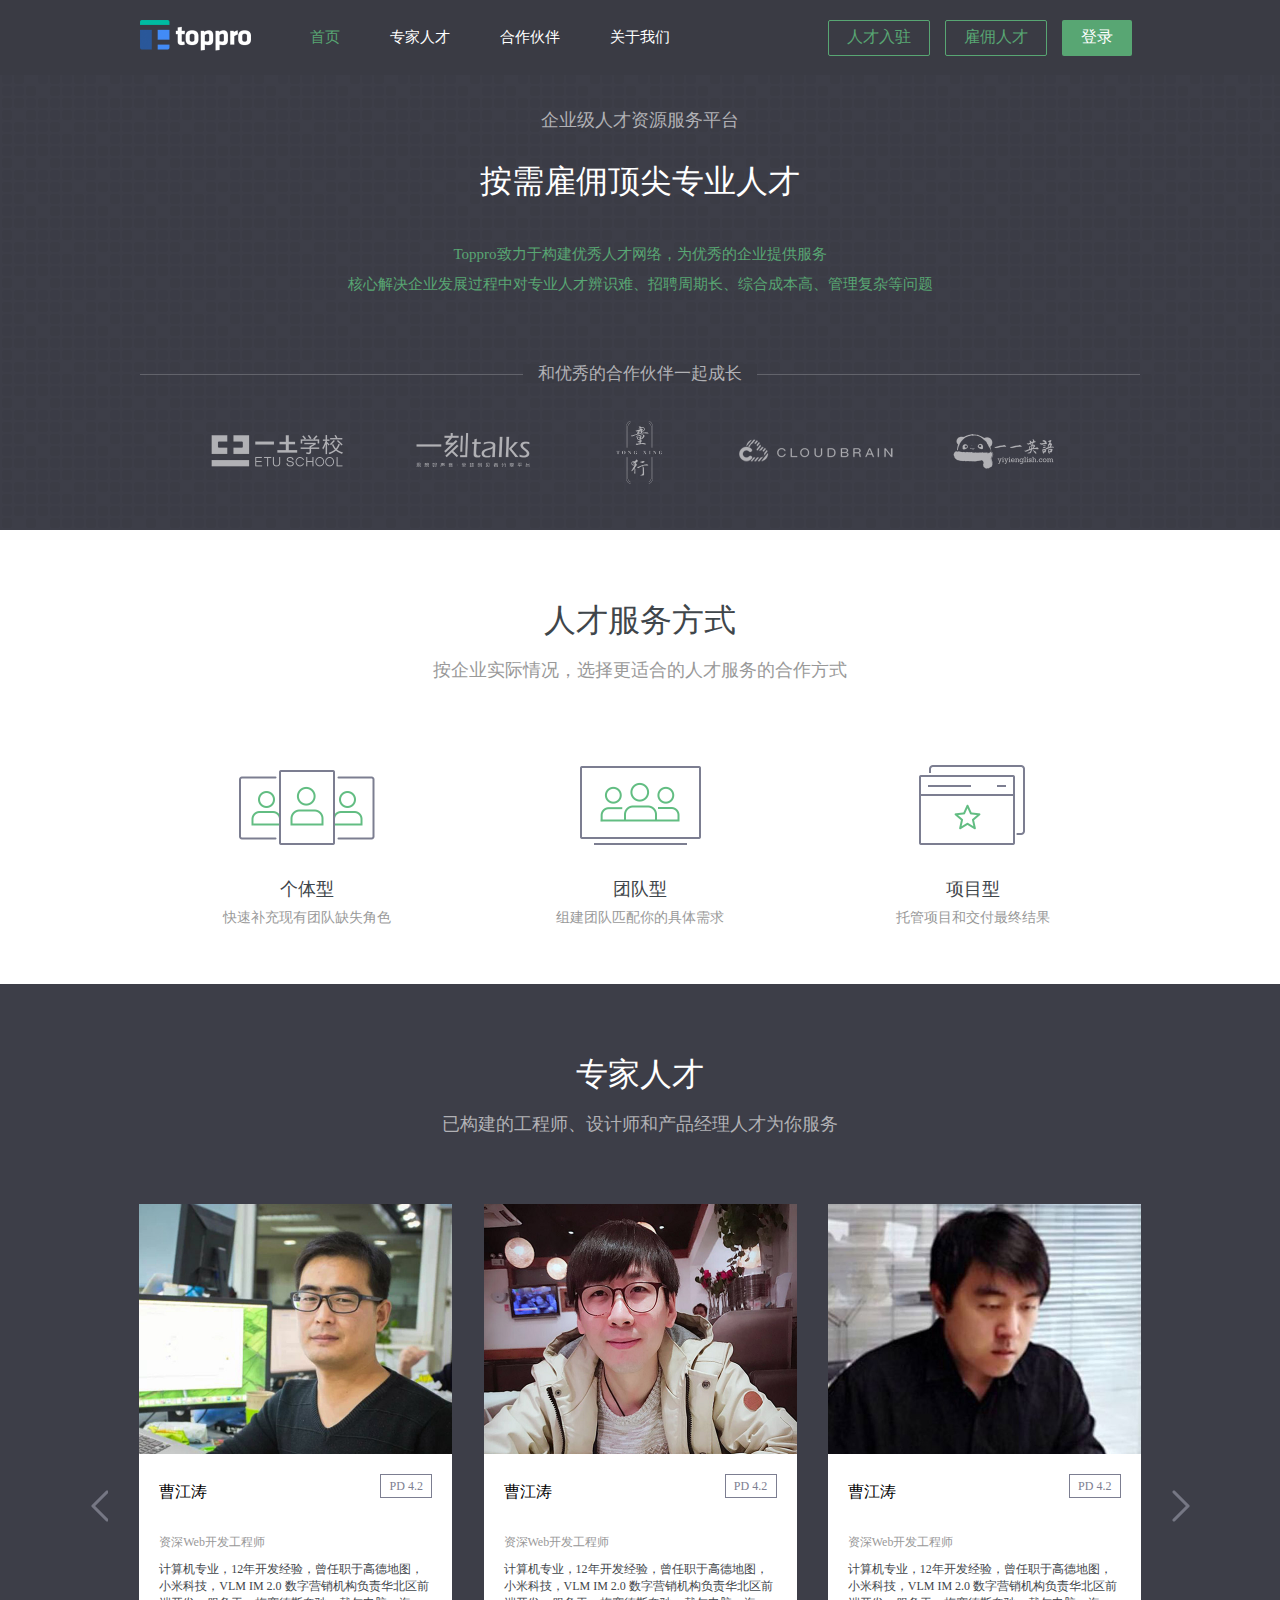
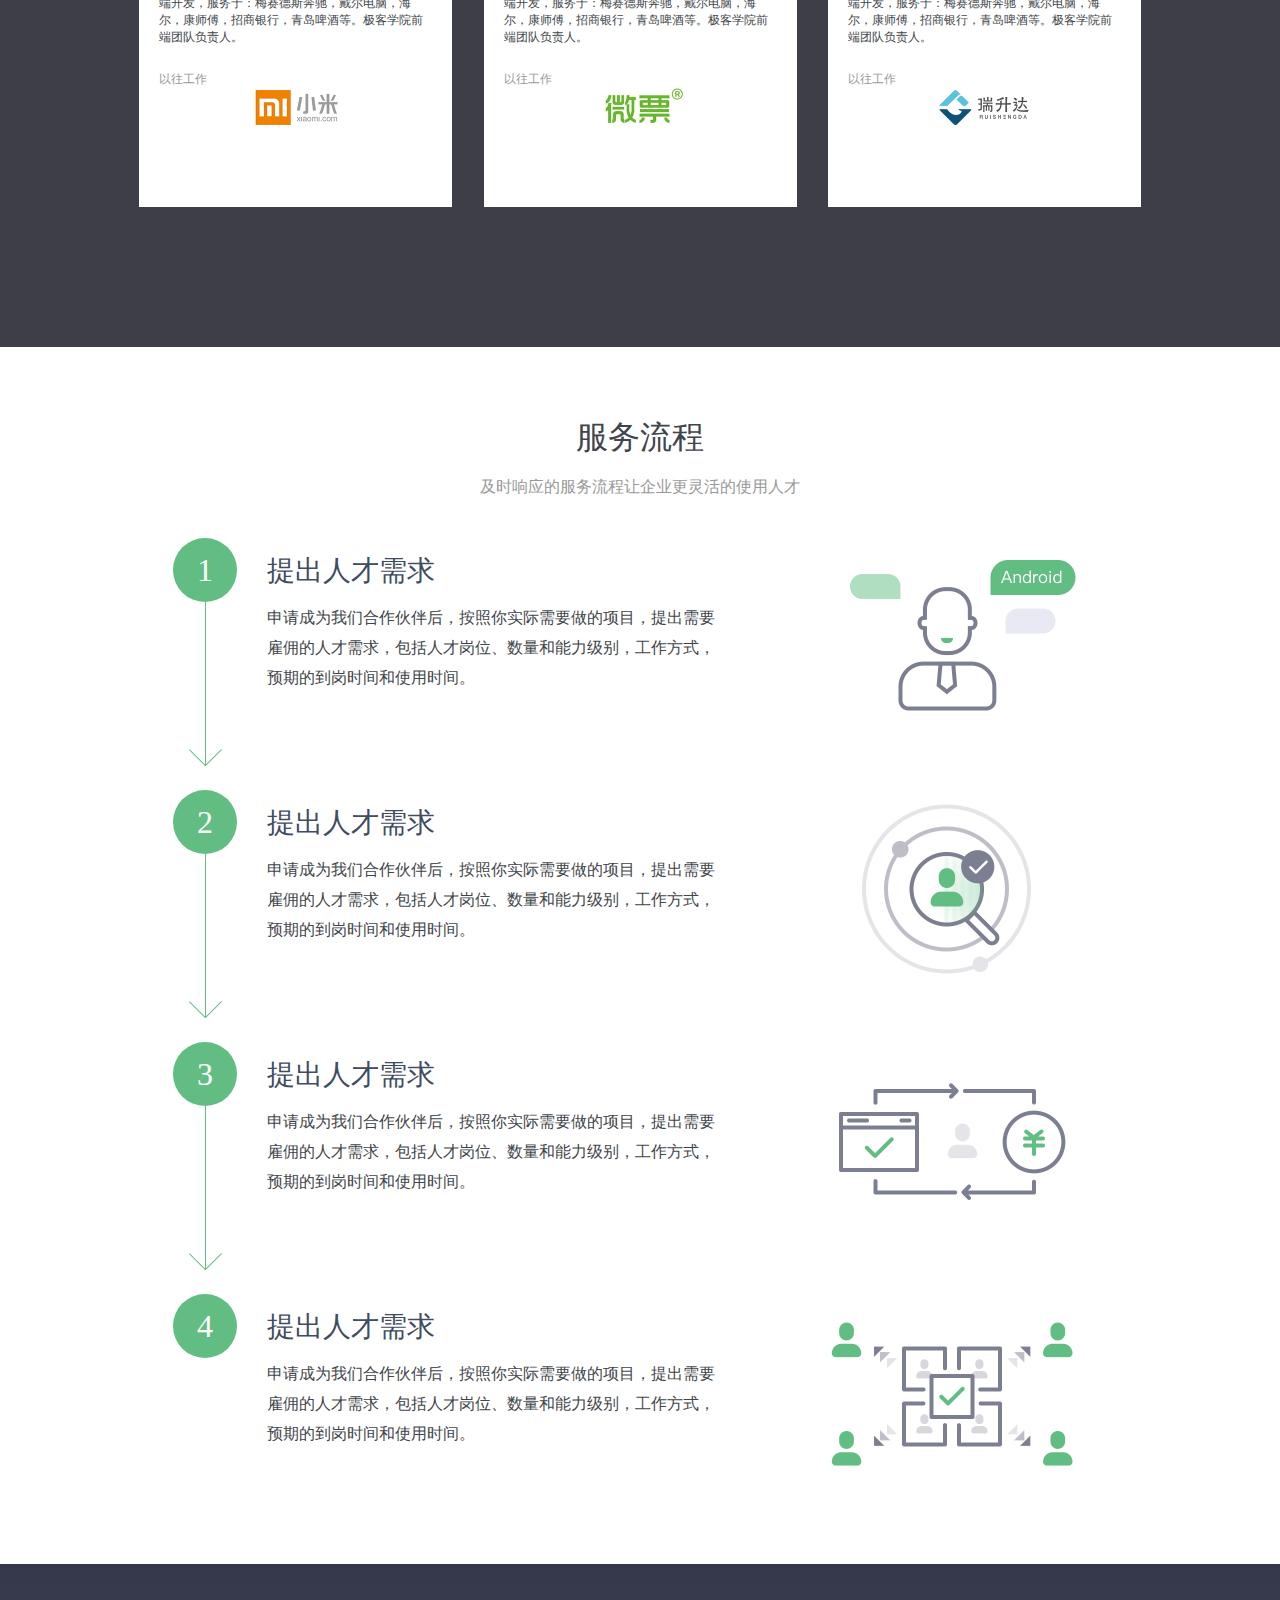
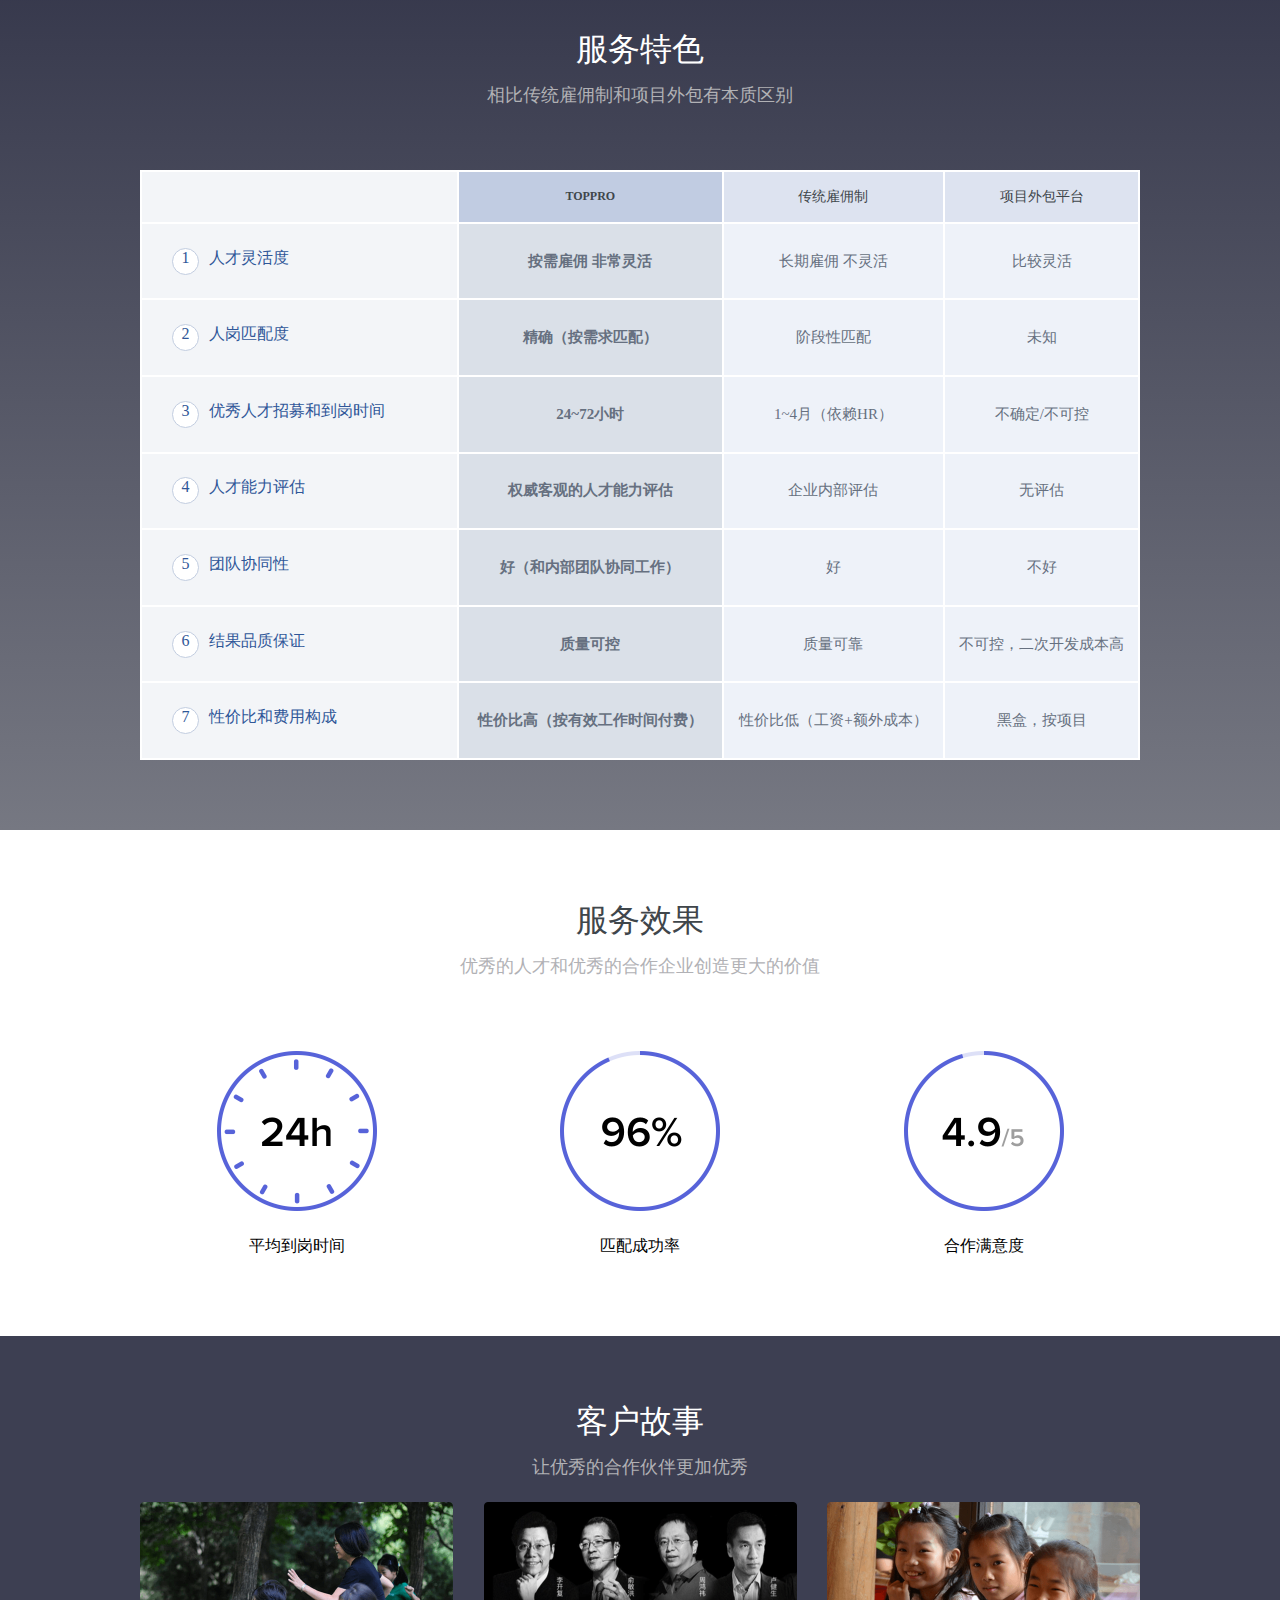
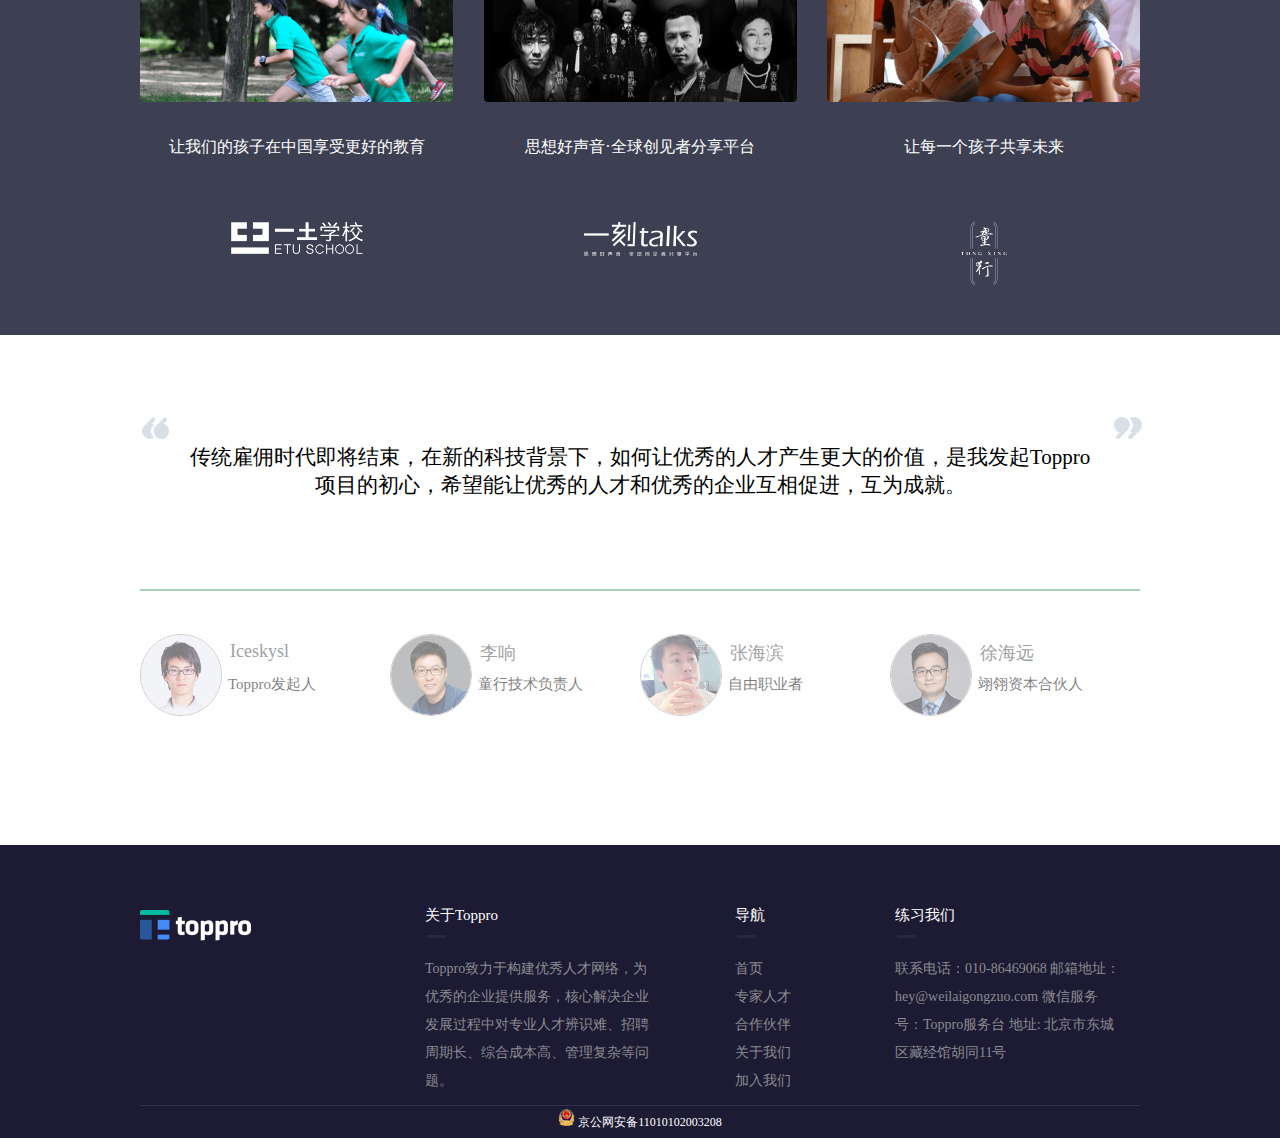
<file: index.html>
<!DOCTYPE html>
<html>
<head>
  <meta charset="utf-8">
  <title>toppro</title>
  <link rel="stylesheet" type="text/css" href="css/toppro.css">
  <link rel="stylesheet" href="https://use.fontawesome.com/releases/v5.3.1/css/all.css" integrity="sha384-mzrmE5qonljUremFsqc01SB46JvROS7bZs3IO2EmfFsd15uHvIt+Y8vEf7N7fWAU" crossorigin="anonymous">
</head>
<body>
<div class="main-container">
  <div class="page-header">
   <div class="header">
    <div class="header-container">
      <div class="header-leftnav">
      <img src="imegas/hd_logo.png">
      <ul class="header-nav">
        <li><a class="nav-home"  href="index.html">首页</a></li>
        <li><a class="nav-item"  href="html/index1.html">专家人才</a></li>
        <li><a class="nav-item"  href="html/index2.html">合作伙伴</a></li>
        <li><a class="nav-item"  href="html/index3.html">关于我们</a></li>
      </ul>
      </div>
      <div class="header-login">
        <a class="head-btn"  href="#">人才入驻</a>
        <a class="head-btn"  href="#">雇佣人才</a>
        <a class="dl-btn"  href="#">登录</a>
      </div>
    </div>
   </div>
  </div>
  <div class="partner">
    <div class="partner-container">
      <span>企业级人才资源服务平台</span>
      <p class="partner-title">按需雇佣顶尖专业人才</p>
      <p class="partner-summary">
       Toppro致力于构建优秀人才网络，为优秀的企业提供服务<br>
       核心解决企业发展过程中对专业人才辨识难、招聘周期长、综合成本高、管理复杂等问题
      </p>
      <p class="partner-end"><span>和优秀的合作伙伴一起成长</span></p>
      <img src="imegas/index-logos .png">
    </div>
  </div>
  <div class="service-mode">
    <div class="mode">
      <div class="mode-top">
        <span>人才服务方式</span>
        <p>按企业实际情况，选择更适合的人才服务的合作方式</p>
      </div>
      <ul class="mode-bottom">
        <li class="mode-bottom-all">
          <img src="imegas/kp1.png">
          <span>个体型</span>
          <p>快速补充现有团队缺失角色</p>
        </li>
        <li class="mode-bottom-all">
          <img src="imegas/kp2.png">
          <span>团队型</span>
          <p>组建团队匹配你的具体需求</p>
        </li>
        <li class="mode-bottom-all">
          <img src="imegas/kp3.png">
          <span>项目型</span>
          <p>托管项目和交付最终结果</p>
        </li>
      </ul>
    </div>
  </div>
  <div class="characters-intro">
    <div class="characters-container">
      <div class="characters-top">
        <span>专家人才</span>
        <p>已构建的工程师、设计师和产品经理人才为你服务</p>
      </div>
      <div class="characters-card">
        <a href="#" class="leftarrows"></a>
        <div class="card">
          <ul class="card-list">
            <li class="card-item-img"><img src="imegas/caojiangtao.jpg"></li>
            <li class="card-item-name"><span>曹江涛</span><p>PD 4.2</p></li>
            <li class="card-item-post">资深Web开发工程师</li>
            <li class="card-item-summary">计算机专业，12年开发经验，曾任职于高德地图，小米科技，VLM IM 2.0 数字营销机构负责华北区前端开发，服务于：梅赛德斯奔驰，戴尔电脑，海尔，康师傅，招商银行，青岛啤酒等。极客学院前端团队负责人。</li>
            <li class="card-item-text">以往工作</li>
            <li class="card-item-logo"><img src="imegas/xiaomi.png"></li>
          </ul>
        </div>
        <div class="card">
          <ul class="card-list">
            <li class="card-item-img"><img src="imegas/yangsongmao.jpg"></li>
            <li class="card-item-name"><span>曹江涛</span><p>PD 4.2</p></li>
            <li class="card-item-post">资深Web开发工程师</li>
            <li class="card-item-summary">计算机专业，12年开发经验，曾任职于高德地图，小米科技，VLM IM 2.0 数字营销机构负责华北区前端开发，服务于：梅赛德斯奔驰，戴尔电脑，海尔，康师傅，招商银行，青岛啤酒等。极客学院前端团队负责人。</li>
            <li class="card-item-text">以往工作</li>
            <li class="card-item-logo"><img src="imegas/weipiao.png"></li>
          </ul>
        </div>
        <div class="card">
          <ul class="card-list">
            <li class="card-item-img"><img src="imegas/dilei.jpg"></li>
            <li class="card-item-name"><span>曹江涛</span><p>PD 4.2</p></li>
            <li class="card-item-post">资深Web开发工程师</li>
            <li class="card-item-summary">计算机专业，12年开发经验，曾任职于高德地图，小米科技，VLM IM 2.0 数字营销机构负责华北区前端开发，服务于：梅赛德斯奔驰，戴尔电脑，海尔，康师傅，招商银行，青岛啤酒等。极客学院前端团队负责人。</li>
            <li class="card-item-text">以往工作</li>
            <li class="card-item-logo"><img src="imegas/ruidasheng.png"></li>
          </ul>
        </div>
        <a href="#" class="rightarrows"></a>
      </div>
    </div>
  </div>
  <div class="service-process">
    <div class="process-container">
      <div class="process-title">
        <span>服务流程</span>
        <p>及时响应的服务流程让企业更灵活的使用人才</p>
      </div>
      <div class="process-main">
        <div class="lefticon">
          <p class="numbar">1</p>
          <img src="imegas/procedure-arrow.png">
         </div> 
        <div class="process-content">
          <span>提出人才需求</span>
          <p>申请成为我们合作伙伴后，按照你实际需要做的项目，提出需要雇佣的人才需求，包括人才岗位、数量和能力级别，工作方式，预期的到岗时间和使用时间。</p>
        </div> 
        <img class="procedure" src="imegas/procedure-1.png">      
      </div>
      <div class="process-main">
        <div class="lefticon">
          <p class="numbar">2</p>
          <img src="imegas/procedure-arrow.png">
        </div>
        <div class="process-content">
          <span>提出人才需求</span>
          <p>申请成为我们合作伙伴后，按照你实际需要做的项目，提出需要雇佣的人才需求，包括人才岗位、数量和能力级别，工作方式，预期的到岗时间和使用时间。</p>
        </div> 
        <img class="procedure" src="imegas/procedure-2.png">      
      </div>
      <div class="process-main">
        <div class="lefticon">
          <p class="numbar">3</p>
          <img src="imegas/procedure-arrow.png">
        </div>
        <div class="process-content">
          <span>提出人才需求</span>
          <p>申请成为我们合作伙伴后，按照你实际需要做的项目，提出需要雇佣的人才需求，包括人才岗位、数量和能力级别，工作方式，预期的到岗时间和使用时间。</p>
        </div> 
        <img class="procedure" src="imegas/procedure-3.png">      
      </div>
      <div class="process-main">
        <p class="numbar">4</p>
        <div class="process-content">
          <span>提出人才需求</span>
          <p>申请成为我们合作伙伴后，按照你实际需要做的项目，提出需要雇佣的人才需求，包括人才岗位、数量和能力级别，工作方式，预期的到岗时间和使用时间。</p>
        </div> 
        <img class="procedure" src="imegas/procedure-4.png">      
      </div>
    </div>
  </div>
  <div class="service-feature">
    <div class="feature-container">
      <div class="feature-container-title">
        <span>服务特色</span>
        <P>相比传统雇佣制和项目外包有本质区别</P>
      </div>
      <div class="feature-container-table">
        <table class="table-container">
          <tr>
            <th class="table-item"></th>
            <th class="table-first">TOPPRO</th>
            <th class="table-second">传统雇佣制</th>
            <th class="table-second">项目外包平台</th>
          </tr>
          <tr>
            <td class="table-item"><p>1</p>人才灵活度</td>
            <td class="second-column">按需雇佣 非常灵活</td>
            <td class="table-unify">长期雇佣 不灵活</td>
            <td class="table-unify">比较灵活</td>
          </tr>
          <tr>
            <td class="table-item"><p>2</p>人岗匹配度</td>
            <td class="second-column">精确（按需求匹配）</td>
            <td class="table-unify">阶段性匹配</td>
            <td class="table-unify">未知</td>
          </tr>
          <tr>
            <td class="table-item"><p>3</p>优秀人才招募和到岗时间</td>
            <td class="second-column">24~72小时</td>
            <td class="table-unify">1~4月（依赖HR）</td>
            <td class="table-unify">不确定/不可控</td>
          </tr>
          <tr>
            <td class="table-item"><p>4</p>人才能力评估</td>
            <td class="second-column">权威客观的人才能力评估</td>
            <td class="table-unify">企业内部评估</td>
            <td class="table-unify">无评估</td>
          </tr>
          <tr>
            <td class="table-item"><p>5</p>团队协同性</td>
            <td class="second-column">好（和内部团队协同工作）</td>
            <td class="table-unify">好</td>
            <td class="table-unify">不好</td>
          </tr>
          <tr>
            <td class="table-item"><p>6</p>结果品质保证</td>
            <td class="second-column">质量可控</td>
            <td class="table-unify">质量可靠</td>
            <td class="table-unify">不可控，二次开发成本高</td>
          </tr>
          <tr>
            <td class="table-item"><p>7</p>性价比和费用构成</td>
            <td class="second-column">性价比高（按有效工作时间付费）</td>
            <td class="table-unify">性价比低（工资+额外成本）</td>
            <td class="table-unify">黑盒，按项目</td>
          </tr>
        </table>
      </div>
    </div>
  </div>
  <div class="service-result">
    <div class="result-container">
      <div class="result-title">
        <span>服务效果</span>
        <p>优秀的人才和优秀的合作企业创造更大的价值</p>
      </div>
      <div class="result-effect">
        <div class="effect-item">
          <img src="imegas/index-effect-1.png">
          <p>平均到岗时间</p>
        </div>
        <div class="effect-item">
          <img src="imegas/index-effect-2.png">
          <p>匹配成功率</p>
        </div>
        <div class="effect-item">
          <img src="imegas/index-effect-3.png">
          <p>合作满意度</p>
        </div>
      </div>
    </div>
  </div>
  <div class="client">
    <div class="client-container">
      <div class="client-title">
        <span>客户故事</span>
        <p>让优秀的合作伙伴更加优秀</p>
      </div>
      <div class="client-picturebar">
        <div class="picturebar">
          <img class="picturebar-topimg" src="imegas/ETU_banner.png">
          <p>让我们的孩子在中国享受更好的教育</p>
          <img class="picturebar-etuschool" src="imegas/ETU_logo.png">
        </div>
        <div class="picturebar">
          <img class="picturebar-topimg" src="imegas/talks_banner.png">
          <p>思想好声音·全球创见者分享平台</p>
          <img class="picturebar-talks" src="imegas/talks_logo.png">
        </div>
        <div class="picturebar">
          <img class="picturebar-topimg" src="imegas/tongxing_banner.png">
          <p>让每一个孩子共享未来</p>
          <img class="picturebar-tongxing" src="imegas/tongxing_logo.png">
        </div>
      </div>
    </div>
  </div>
  <div class="originator">
    <div class="originator-contaier">
      <div class="originator-title">
      <img src="imegas/yinhao.png">
      <p>传统雇佣时代即将结束，在新的科技背景下，如何让优秀的人才产生更大的价值，是我发起Toppro项目的初心，希望能让优秀的人才和优秀的企业互相促进，互为成就。</p>
      </div>
      <div class="originator-list">
        <div class="originator-item one">
          <img src="imegas/company_avator_1.jpg">
          <span>Iceskysl</span>
          <p>Toppro发起人</p>
        </div>
         <div class="originator-item two">
          <img src="imegas/company_avator_2.jpg">
          <span>李响</span>
          <p>童行技术负责人</p>
           <strong class="replace-two">事在人为，没有合适的人，很难干成事儿，新锐企业招合适的工程师比找对象还难，要思想认同，又要技术过关，可能还给不了高的薪资，Toppro很好的满足我们的需求，解决的是企业的大问题。</strong>
         </div>
        <div class="originator-item three">
          <img src="imegas/company_avator_3.jpg">
          <span>张海滨</span>
          <p>自由职业者</p>
          <strong class="replace-three">受够了996，也不想在办公室里勾心斗角浪费青春，我是一个自由的纯粹的工程师，是 Toppro签约工程师，一个自由职业者。</strong>
        </div>
        <div class="originator-item four">
          <img src="imegas/company_avator_4.jpg">
          <span>徐海远</span>
          <p>翊翎资本合伙人</p>
          <strong class="replace-four">VUCA时代，企业需要随时保持战略的灵活性，以随时应对新的市场变化。站在未来的起点，Toppro应时而生，随时为企业提供按需专业人才服务。</strong>
      </div>
      </div>
    </div>
   </div>
    <div class="page-footer">
      <div class="footer-container">
         <div class="footer-top">
            <img class="logo-bottom" src="imegas/hd_logo.png">
            <div class="about">
              <span class="title-tongyi">关于Toppro</span>
              <p class="intro">Toppro致力于构建优秀人才网络，为优秀的企业提供服务，核心解决企业发展过程中对专业人才辨识难、招聘周期长、综合成本高、管理复杂等问题。</p>
            </div>
            <div class="navbottom">
             <span class="title-tongyi">导航</span>
             <ul class="subnav">
               <li class="intro">首页</li>
               <li class="intro">专家人才</li>
               <li class="intro">合作伙伴</li>
               <li class="intro">关于我们</li>
               <li class="intro">加入我们</li>
             </ul>
            </div>
            <div class="contact-us">
              <span class="title-tongyi">练习我们</span>
              <p class="intro">联系电话：010-86469068
              邮箱地址：hey@weilaigongzuo.com
              微信服务号：Toppro服务台
              地址: 北京市东城区藏经馆胡同11号
              </p>
            </div>
          </div>
          <div class="footer-bottom"><img src="imegas/beianicon.gif"> 京公网安备11010102003208</div>
      </div>
    </div>
</body>
</html>
</file>
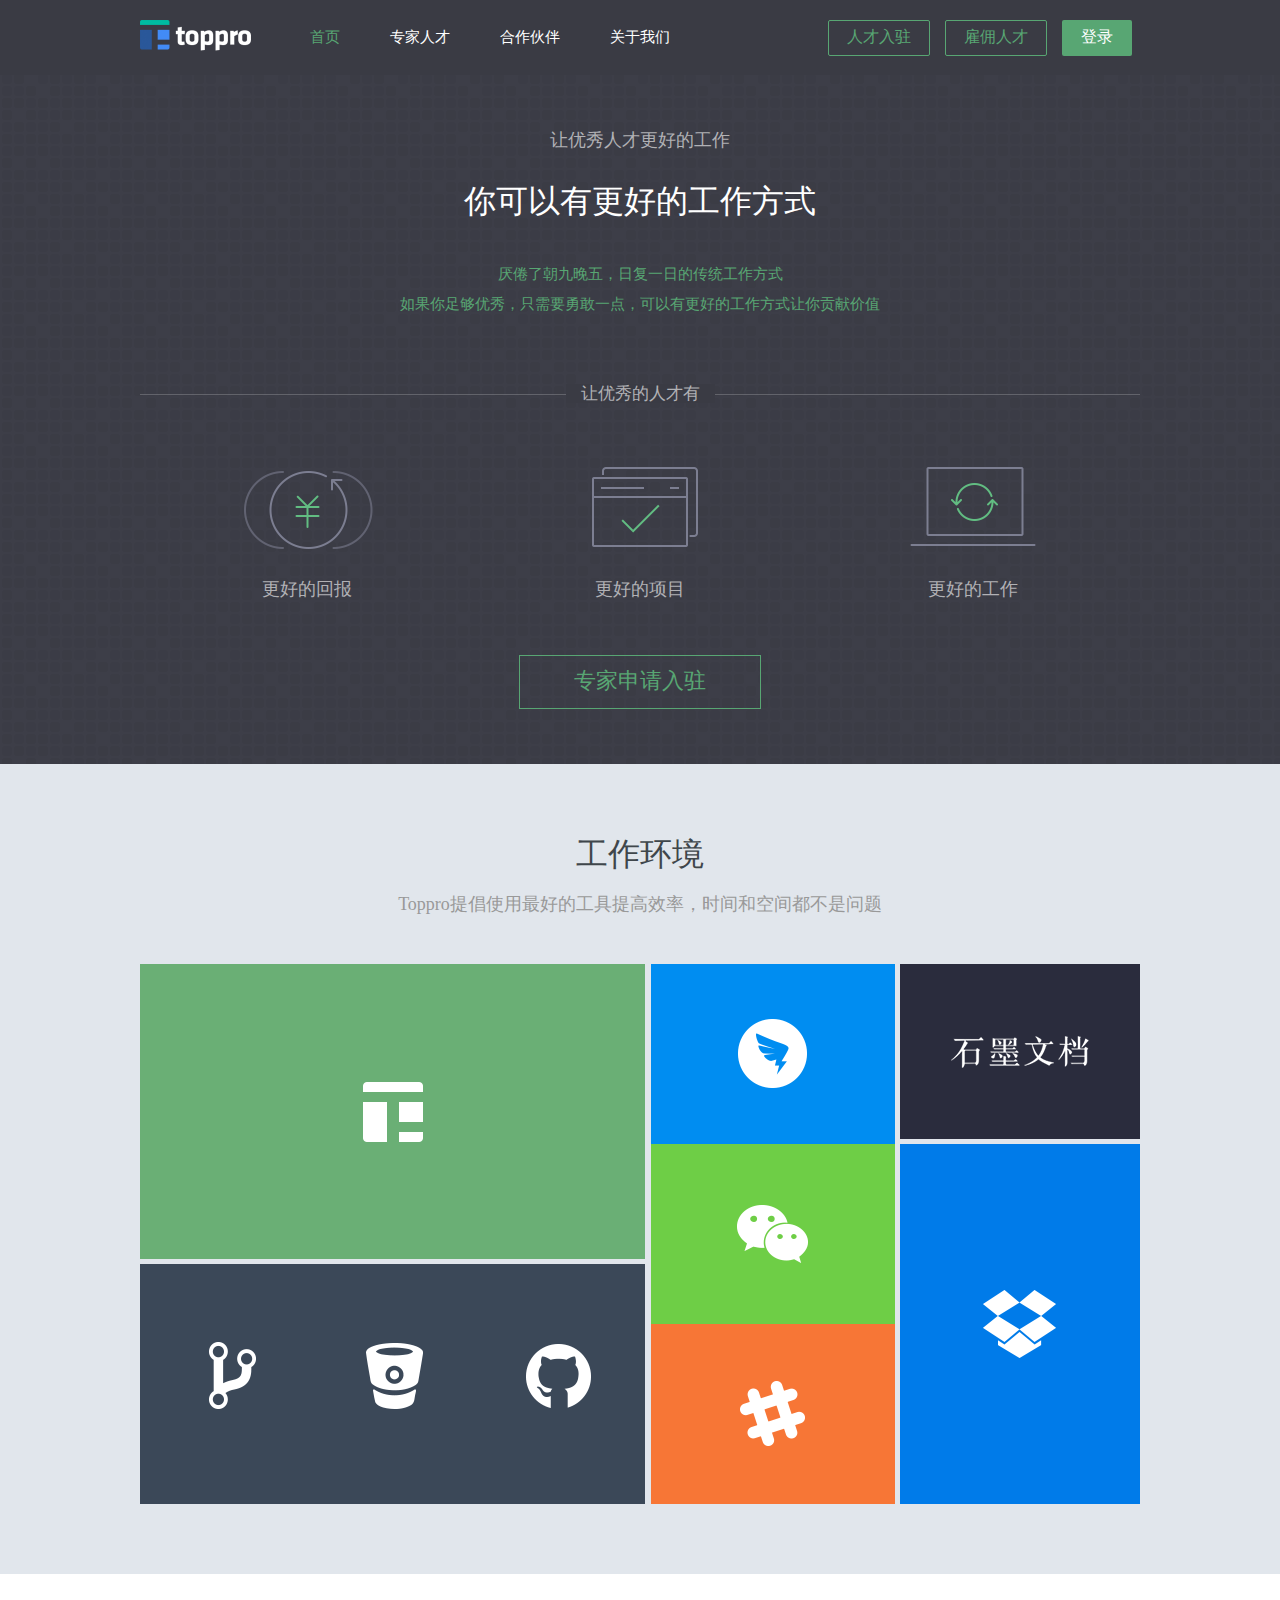
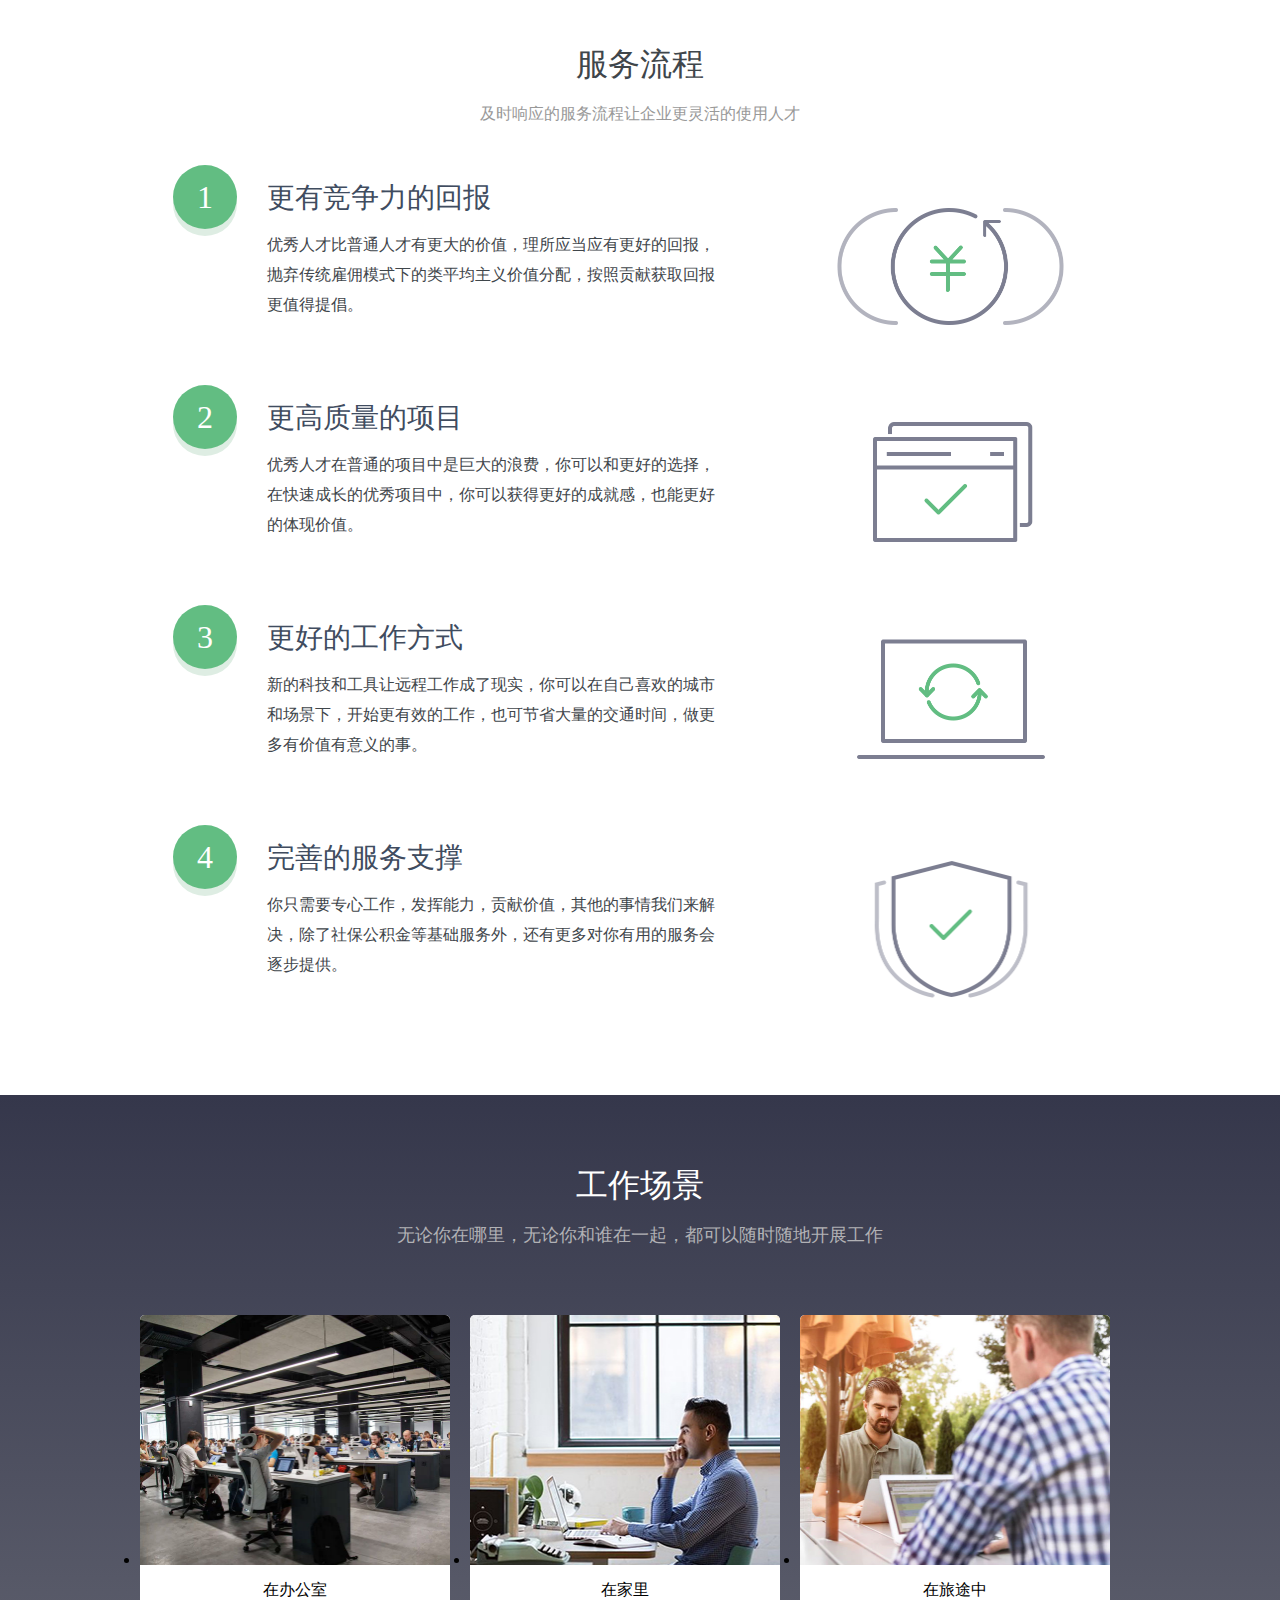
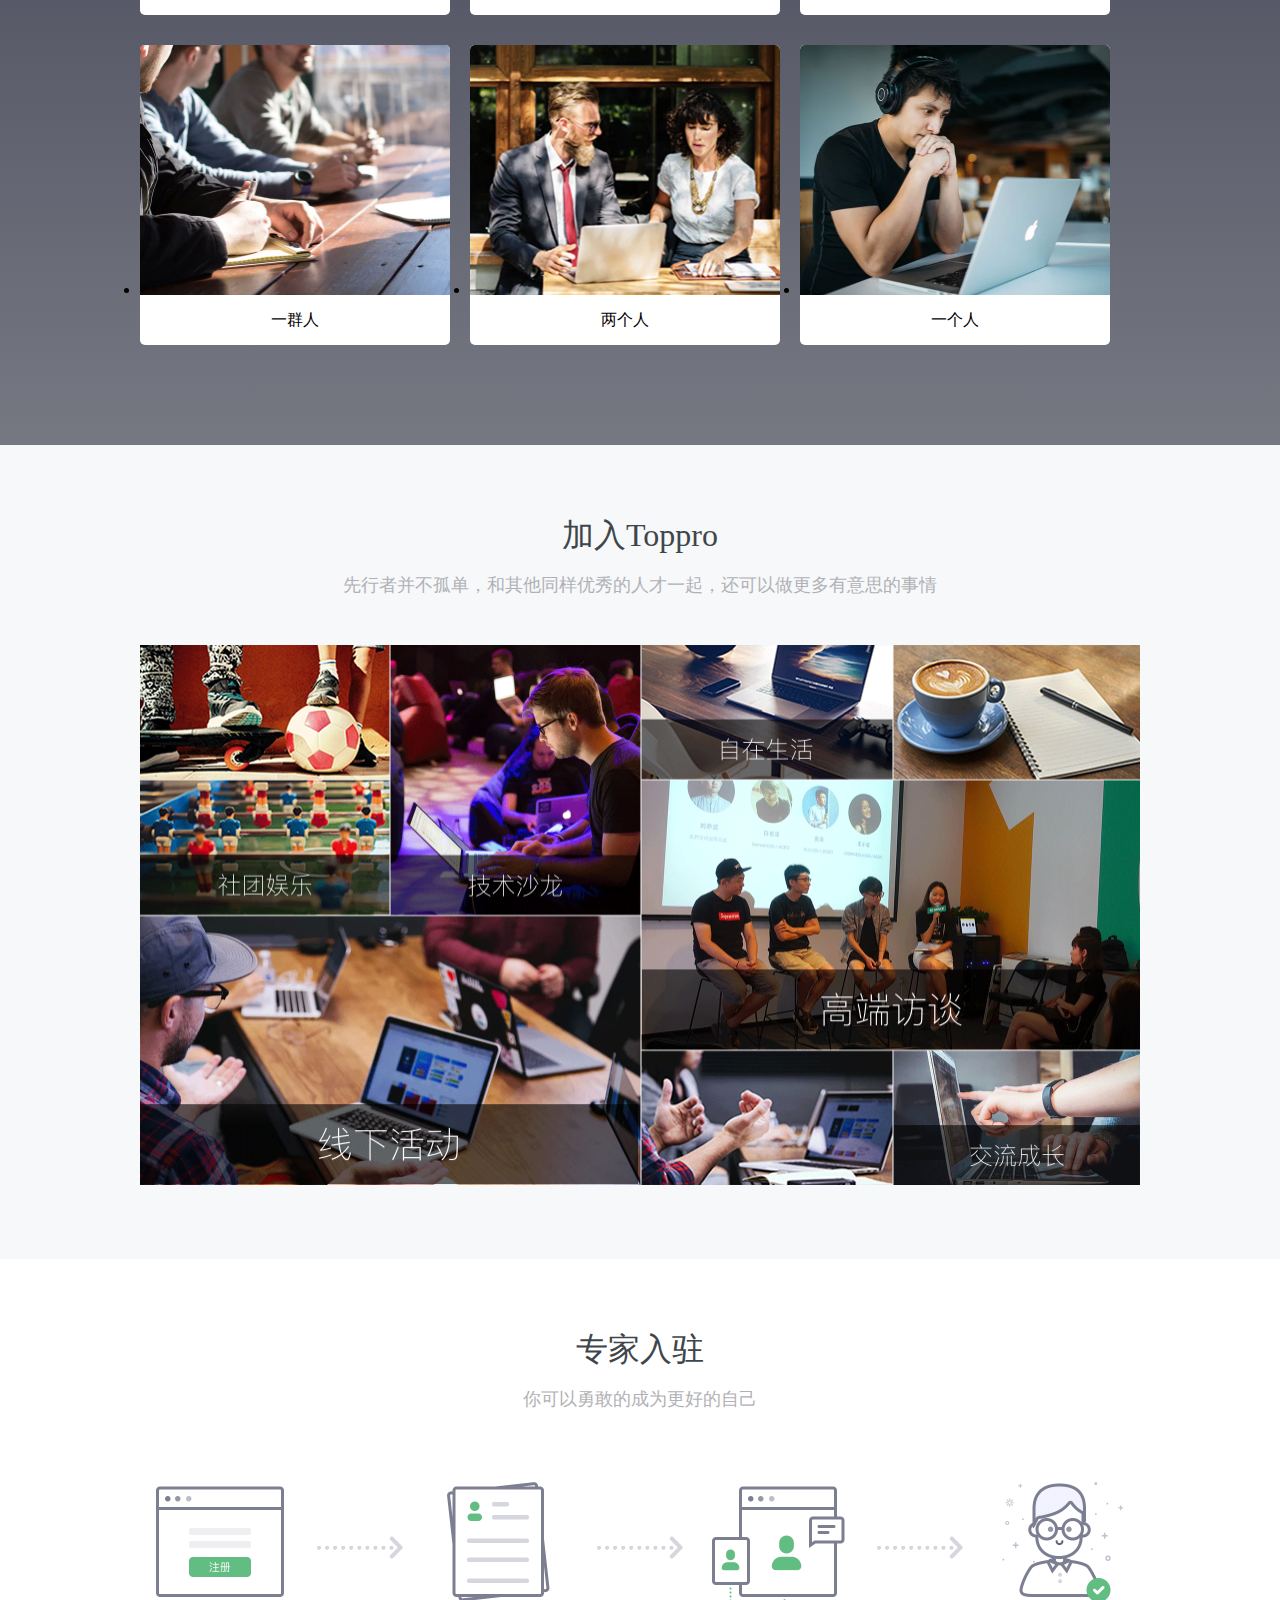
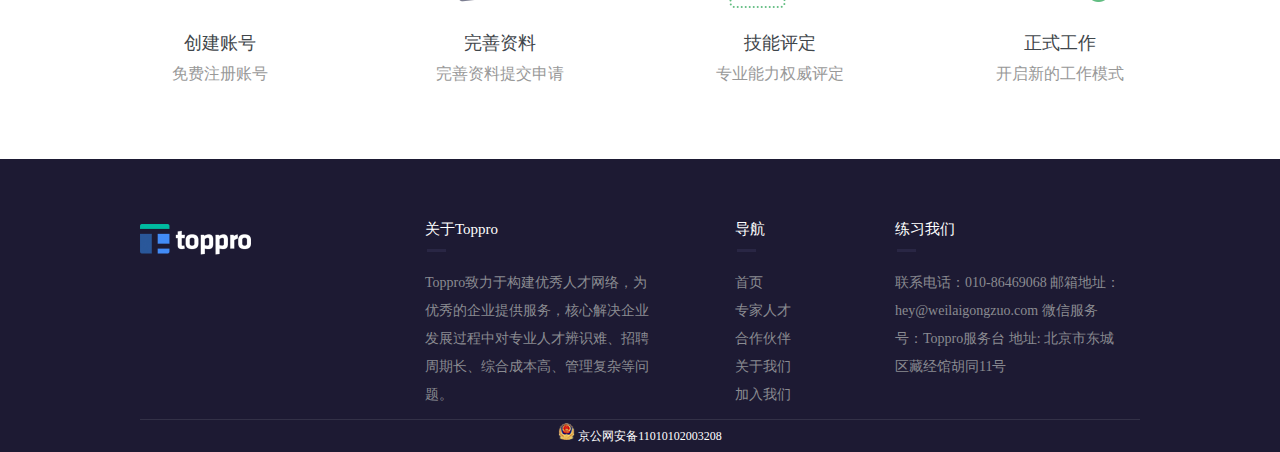
<file: html/index1.html>
<!DOCTYPE html>
<html>
<head>
  <title>专家人才</title>
  <link rel="stylesheet" type="text/css" href="./../css/toppro2.css">
  <link rel="stylesheet" href="https://use.fontawesome.com/releases/v5.3.1/css/all.css" integrity="sha384-mzrmE5qonljUremFsqc01SB46JvROS7bZs3IO2EmfFsd15uHvIt+Y8vEf7N7fWAU" crossorigin="anonymous">
</head>
<body>
<div class="main-container">
  <div class="page-header">
   <div class="header">
    <div class="header-container">
      <div class="header-leftnav">
      <img src="./../imegas/hd_logo.png">
      <ul class="header-nav">
        <li><a class="nav-home"  href="index.html">首页</a></li>
        <li><a class="nav-item"  href="./index1.html">专家人才</a></li>
        <li><a class="nav-item"  href="./index2.html">合作伙伴</a></li>
        <li><a class="nav-item"  href="./index3.html">关于我们</a></li>
      </ul>
      </div>
      <div class="header-login">
        <a class="head-btn"  href="#">人才入驻</a>
        <a class="head-btn"  href="#">雇佣人才</a>
        <a class="dl-btn"  href="#">登录</a>
      </div>
    </div>
   </div>
  </div>
  <div class="partner">
    <div class="partner-container">
      <span>让优秀人才更好的工作</span>
      <p class="partner-title">你可以有更好的工作方式</p>
      <p class="partner-summary">
       厌倦了朝九晚五，日复一日的传统工作方式<br>
       如果你足够优秀，只需要勇敢一点，可以有更好的工作方式让你贡献价值
      </p>
      <p class="partner-end"><span>让优秀的人才有</span></p>
      <div class="title-logo">
        <div class="title-logo-item"><div><img src="./../imegas/talents-banner-1.png"></div><p>更好的回报</p></div>
        <div class="title-logo-item"><div><img src="./../imegas/talents-banner-2.png"></div><p>更好的项目</p></div>
        <div class="title-logo-item"><div><img src="./../imegas/talents-banner-3.png"></div><p>更好的工作</p></div>
      </div>
      <a class="zhuanjia-btn" href="#">专家申请入驻</a>
    </div>
  </div>
  <div class="work-container">
    <div class="work-list">
      <div class="work-title">
        <span>工作环境</span>
        <p>Toppro提倡使用最好的工具提高效率，时间和空间都不是问题</p>
      </div>
      <div class="tool-list">
        <div class="editor">
          <div class="toppro-logo">
            <div class="toppro-logo-container">
              <div class="imegas-item">
                <div class="icon-logo"></div>
              </div>
              <p class="title-item-toppro">
                Toppro致力于构建优秀人才网络<br>
                让优秀的人才有更好的回报、更好的项目和工作方式
              </p>
            </div>
          </div>
          <div class="git-logo-container">
              <div class="git-imegas-item">
                <div class="icon git-icon-logo1"></div>
                <div class="icon git-icon-logo2"></div>
                <div class="icon git-icon-logo3"></div>
              </div>
              <p class="title-item-git">
                提倡使用更专业更棒的工具<br>
                有诸如Git/Sketch/Balsamiq等工具可以让工作更有效
              </p>
          </div>
        </div>
        <div class="communicate">
          <div class="dd-main">
           <div class="dd-container">
             <div class="dd-item">
               <div class="dd-icon"></div>
             </div>
             <p class="dd-title">钉钉<br>
             即时通讯与办公软件
             </p>
           </div>
          </div>
          <div class="wachat-container">
            <div class="wachat-list">
             <div class="wachat-item">
               <div class="wachat-icon"></div>
             </div>
             <p class="wachat-title">微信<br>
              沟通协作工具
             </p>
           </div>
          </div>
          <div class="slack-container">
            <div class="slack-list">
             <div class="slack-item">
               <div class="slack-icon"></div>
             </div>
             <p class="slack-title">slack<br>
              技术人员的超爱
             </p>
           </div>
          </div>
        </div>
        <div class="document">
          <div class="shimo-main">
           <div class="shimo-container">
             <div class="shimo-item">
               <div class="shimo-icon"></div>
             </div>
             <p class="shimo-title">在线文档/表格协作的好工具，<br>
              值得你来尝试
             </p>
           </div>
          </div>
          <div class="dropbox-main">
           <div class="dropbox-container">
             <div class="dropbox-item">
               <div class="dropbox-icon"></div>
             </div>
             <p class="dropbox-title">很专业的文件储存和共享的工具，<br>
              推荐使用
             </p>
           </div>
          </div>
        </div>
      </div>
    </div>
  </div>
  <div class="service-process">
    <div class="process-container">
      <div class="process-title">
        <span>服务流程</span>
        <p>及时响应的服务流程让企业更灵活的使用人才</p>
      </div>
      <div class="process-main">
        <div class="lefticon">
          <p class="numbar">1</p>
         </div> 
        <div class="process-content">
          <span>更有竞争力的回报</span>
          <p>优秀人才比普通人才有更大的价值，理所应当应有更好的回报，抛弃传统雇佣模式下的类平均主义价值分配，按照贡献获取回报更值得提倡。</p>
        </div> 
        <img class="procedure" src="./../imegas/talents_feature_1.png"> 
      </div>
      <div class="process-main">
        <div class="lefticon">
          <p class="numbar">2</p>
        </div>
        <div class="process-content">
          <span>更高质量的项目</span>
          <p>优秀人才在普通的项目中是巨大的浪费，你可以和更好的选择，在快速成长的优秀项目中，你可以获得更好的成就感，也能更好的体现价值。</p>
        </div> 
        <img class="procedure" src="./../imegas/talents_feature_2.png"> 
      </div>
      <div class="process-main">
        <div class="lefticon">
          <p class="numbar">3</p>
        </div>
        <div class="process-content">
          <span>更好的工作方式</span>
          <p>新的科技和工具让远程工作成了现实，你可以在自己喜欢的城市和场景下，开始更有效的工作，也可节省大量的交通时间，做更多有价值有意义的事。</p>
        </div> 
        <img class="procedure" src="./../imegas/talents_feature_3.png">
      </div>
      <div class="process-main">
        <p class="numbar">4</p>
        <div class="process-content">
          <span>完善的服务支撑</span>
          <p>你只需要专心工作，发挥能力，贡献价值，其他的事情我们来解决，除了社保公积金等基础服务外，还有更多对你有用的服务会逐步提供。</p>
        </div> 
        <img class="procedure" src="./../imegas/talents_feature_4.png">      
      </div>
    </div>
  </div>
  <div class="scene-container">
    <div class="scene-list">
      <div class="secne-title">
        <span>工作场景</span>
        <p>无论你在哪里，无论你和谁在一起，都可以随时随地开展工作</p>
      </div>
      <div class="secne-main">
        <ul class="secne-main-content">
          <li><img src="./../imegas/talents_workstyle_1.jpg">在办公室</li>
          <li><img src="./../imegas/talents_workstyle_2.jpg">在家里</li>
          <li><img src="./../imegas/talents_workstyle_3.jpg">在旅途中</li>
          <li><img src="./../imegas/talents_workstyle_4.jpg">一群人</li>
          <li><img src="./../imegas/talents_workstyle_5.jpg">两个人</li>
          <li><img src="./../imegas/talents_workstyle_6.jpg">一个人</li>
        </ul>
      </div>
    </div>
  </div>
  <div class="association-container">
    <div class="association-list">
      <div class="association-title">
        <span>加入Toppro</span>
        <p>先行者并不孤单，和其他同样优秀的人才一起，还可以做更多有意思的事情</p>
      </div>
      <img src="./../imegas/talents-social.png">
    </div>
  </div>
  <div class="enter-container">
    <div class="enter-main">
      <div class="enter-title">
        <span>专家入驻</span>
        <p>你可以勇敢的成为更好的自己</p>
      </div>
      <div class="enter-list">
        <div class="enter-item">
          <img src="./../imegas/talents-join-1.png">
          <span>创建账号</span>
          <p>免费注册账号</p>
        </div>
        <div class="enter-item">
          <img src="./../imegas/talents-join-2.png">
          <span>完善资料</span>
          <p>完善资料提交申请</p>
        </div>
        <div class="enter-item">
          <img src="./../imegas/talents-join-3.png">
          <span>技能评定</span>
          <p>专业能力权威评定</p>
        </div>
        <div class="enter-item-teshu">
          <img src="./../imegas/talents-join-4.png">
          <span>正式工作</span>
          <p>开启新的工作模式</p>
        </div>
      </div>
    </div>
  </div>
  <div class="page-footer">
      <div class="footer-container">
         <div class="footer-top">
            <img class="logo-bottom" src="./../imegas/hd_logo.png">
            <div class="about">
              <span class="title-tongyi">关于Toppro</span>
              <p class="intro">Toppro致力于构建优秀人才网络，为优秀的企业提供服务，核心解决企业发展过程中对专业人才辨识难、招聘周期长、综合成本高、管理复杂等问题。</p>
            </div>
            <div class="navbottom">
             <span class="title-tongyi">导航</span>
             <ul class="subnav">
               <li class="intro">首页</li>
               <li class="intro">专家人才</li>
               <li class="intro">合作伙伴</li>
               <li class="intro">关于我们</li>
               <li class="intro">加入我们</li>
             </ul>
            </div>
            <div class="contact-us">
              <span class="title-tongyi">练习我们</span>
              <p class="intro">联系电话：010-86469068
              邮箱地址：hey@weilaigongzuo.com
              微信服务号：Toppro服务台
              地址: 北京市东城区藏经馆胡同11号
              </p>
            </div>
          </div>
          <div class="footer-bottom"><img src="./../imegas/beianicon.gif"> 京公网安备11010102003208</div>
      </div>
  </div>
</div>
</body>
</html>
</file>
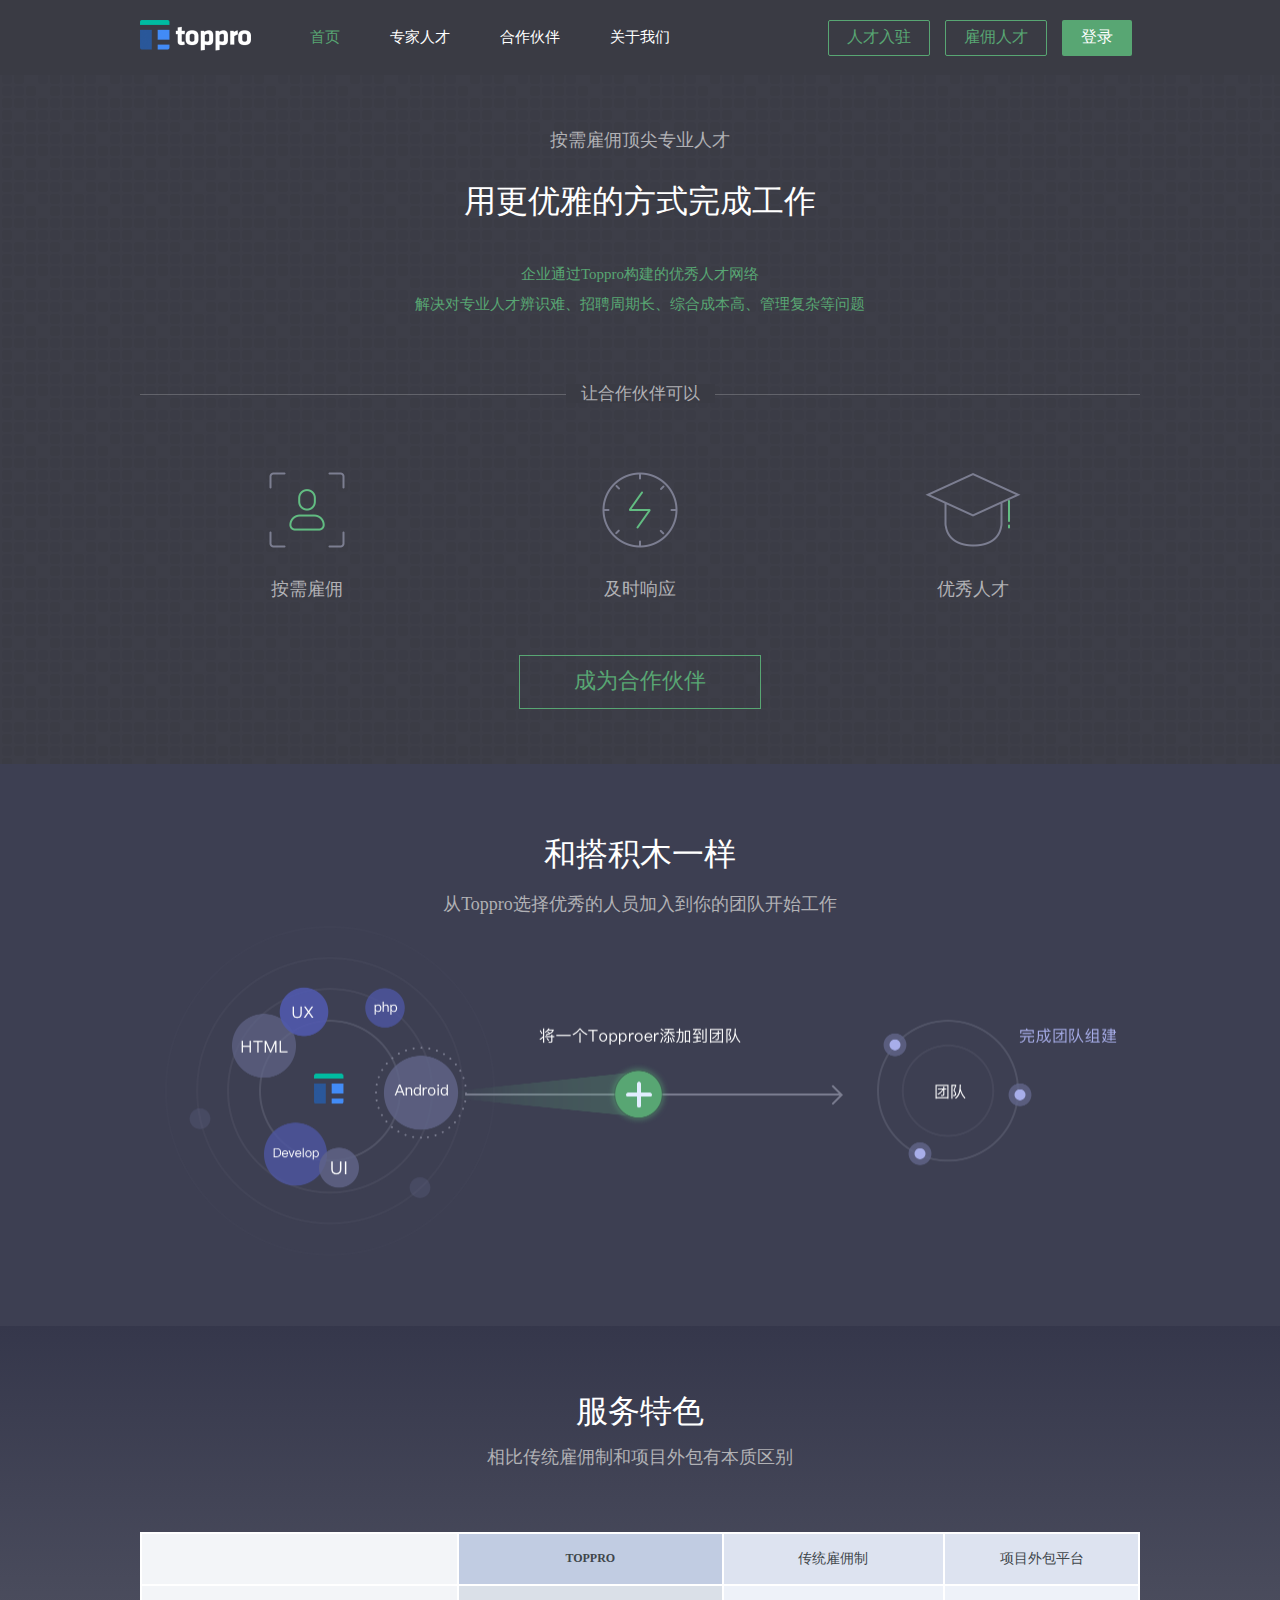
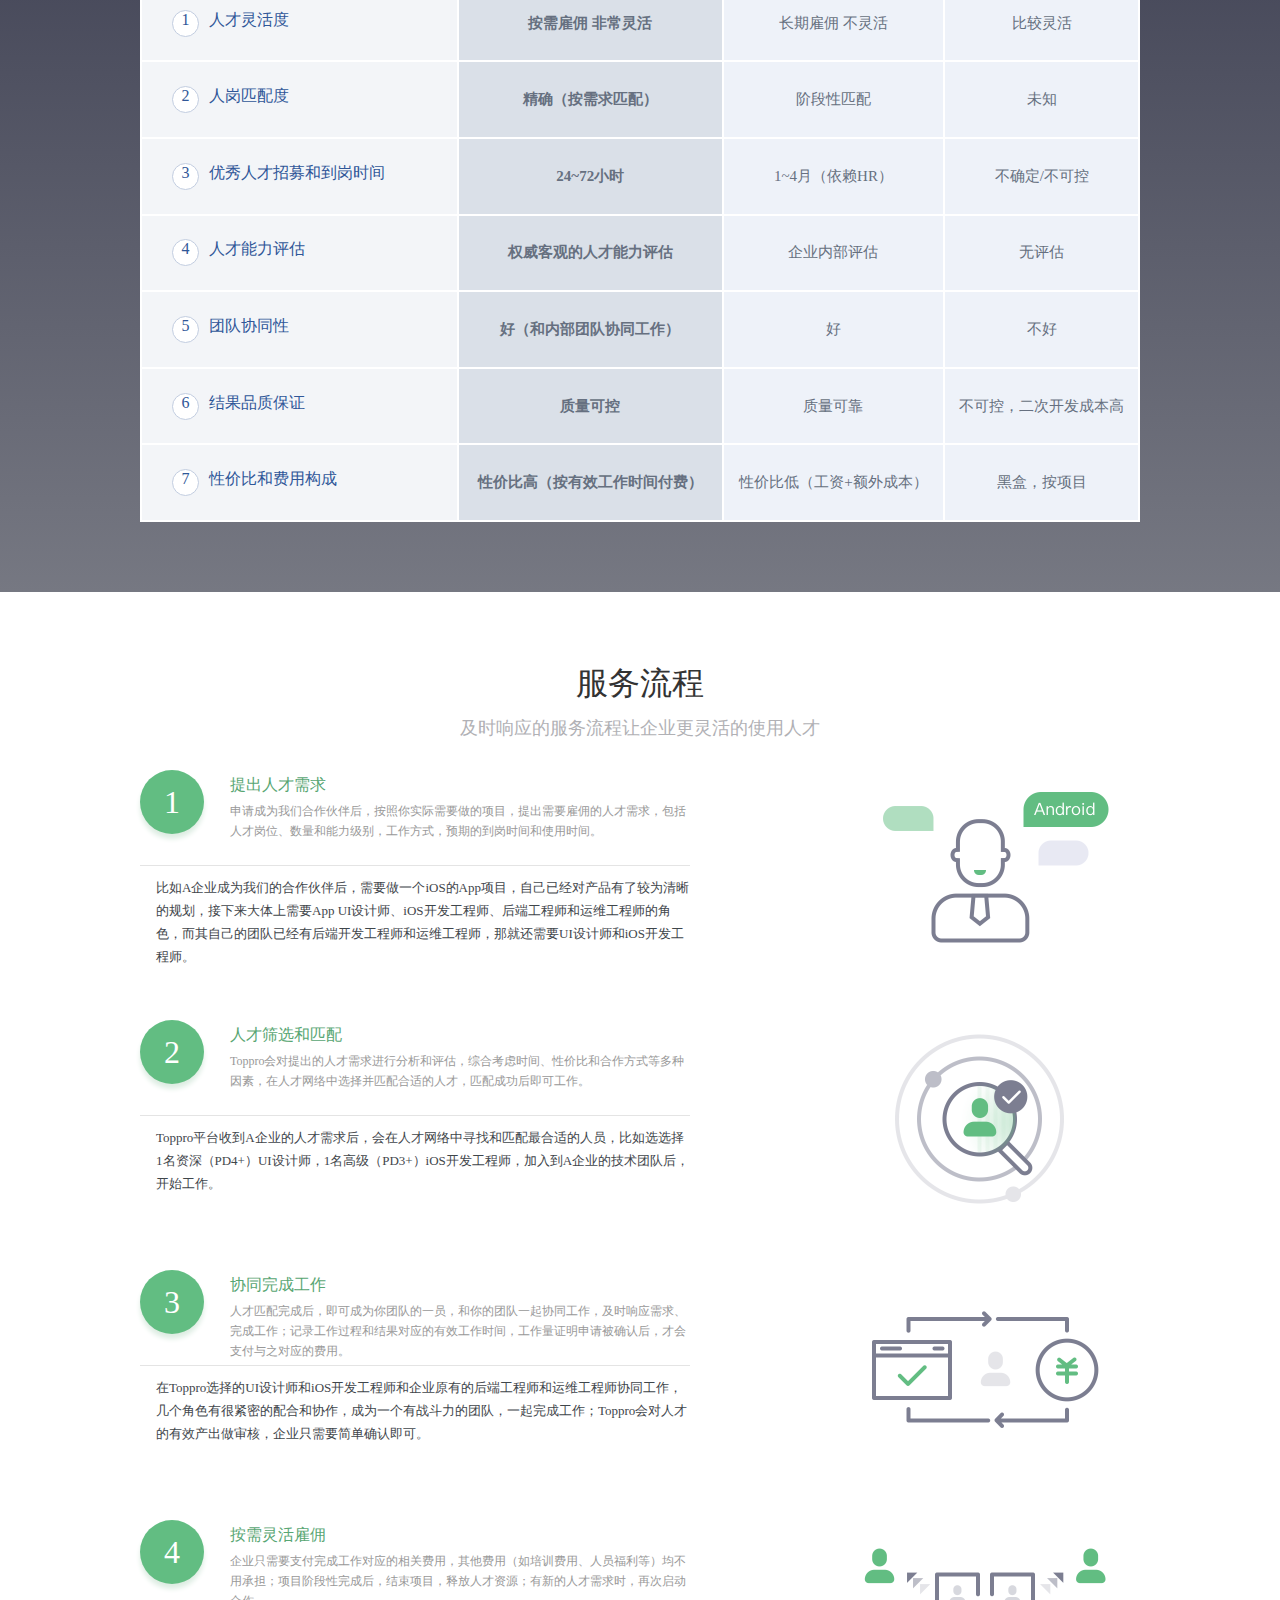
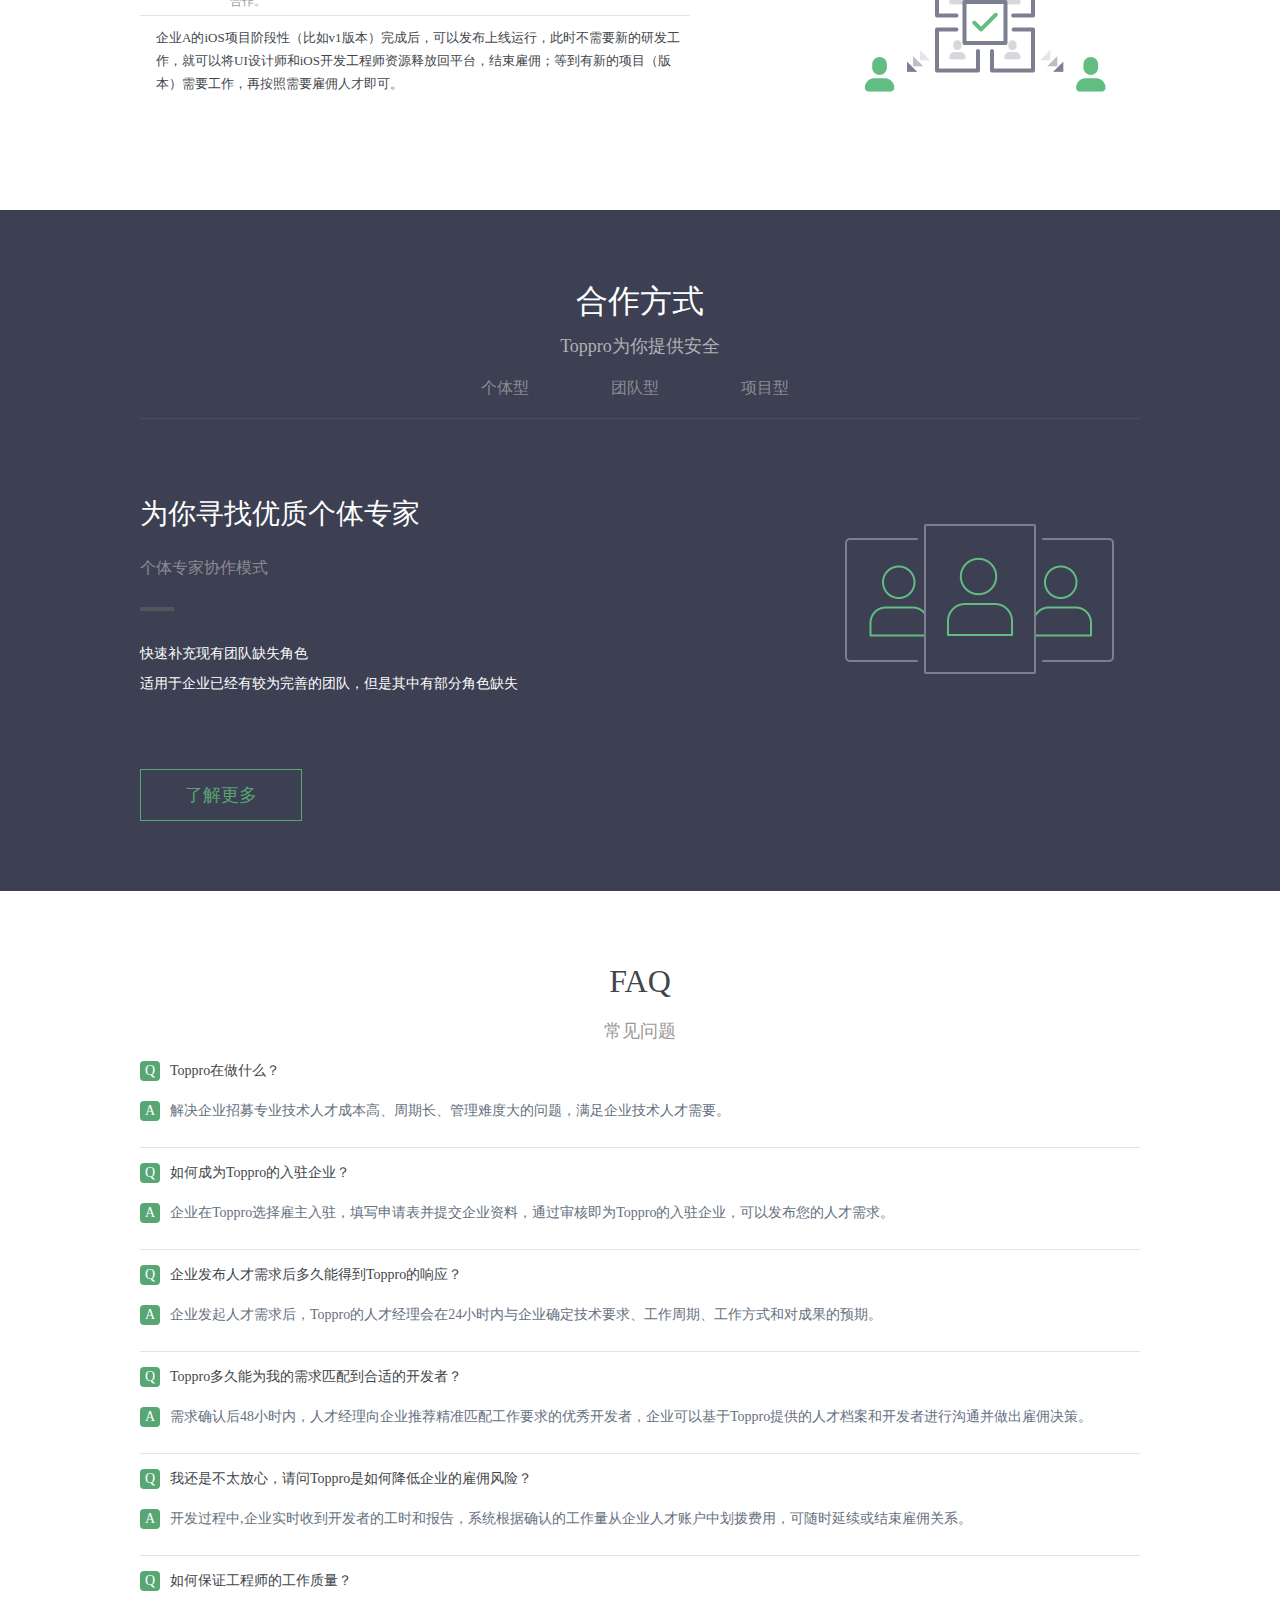
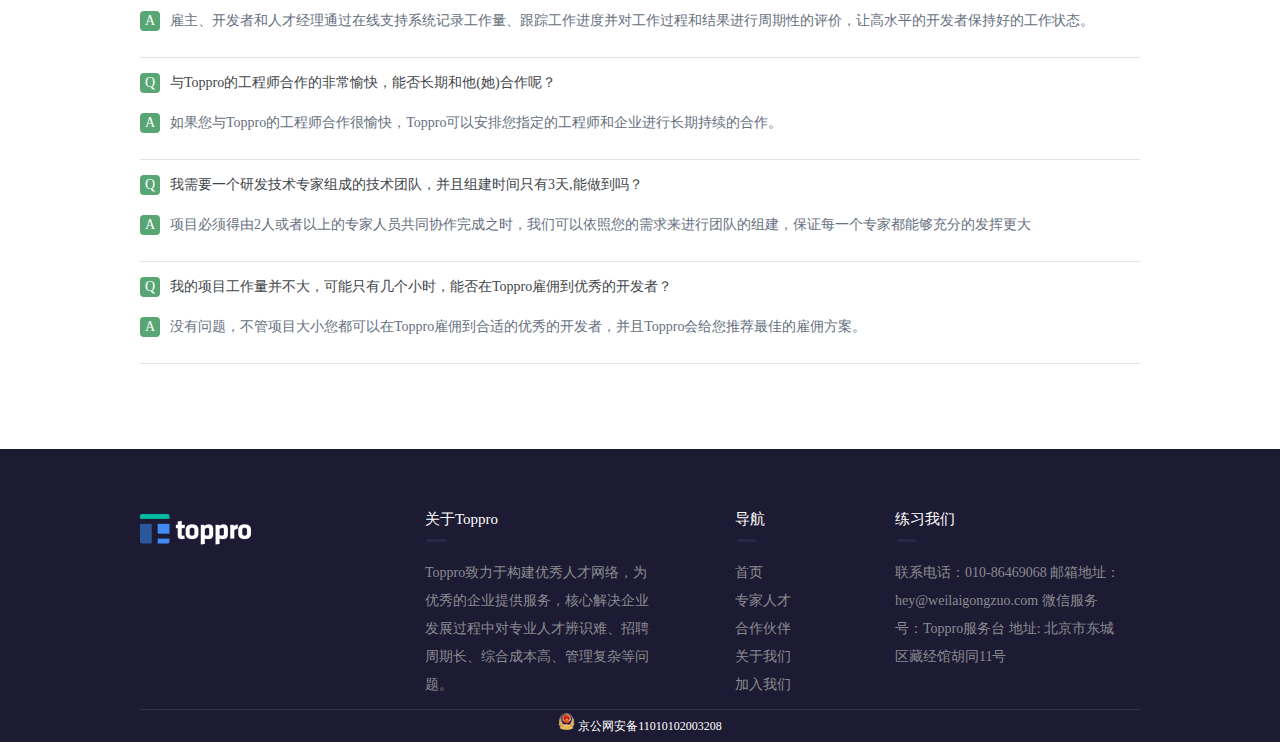
<file: html/index2.html>
<!DOCTYPE html>
<html>
<head>
	<title>合作伙伴</title>
	<link rel="stylesheet" type="text/css" href="./../css/toppro3.css">
</head>
<body>
<div class="main-container">
	<div class="page-header">
   <div class="header">
    <div class="header-container">
      <div class="header-leftnav">
      <img src="./../imegas/hd_logo.png">
      <ul class="header-nav">
        <li><a class="nav-home" href="index.html">首页</a></li>
        <li><a class="nav-item" href="./index1.html">专家人才</a></li>
        <li><a class="nav-item" href="./index2.html">合作伙伴</a></li>
        <li><a class="nav-item" href="./index3.html">关于我们</a></li>
      </ul>
      </div>
      <div class="header-login">
        <a class="head-btn"  href="#">人才入驻</a>
        <a class="head-btn"  href="#">雇佣人才</a>
        <a class="dl-btn"  href="#">登录</a>
      </div>
    </div>
   </div>
  </div>
  <div class="partner">
    <div class="partner-container">
      <span>按需雇佣顶尖专业人才</span>
      <p class="partner-title">用更优雅的方式完成工作</p>
      <p class="partner-summary">
      企业通过Toppro构建的优秀人才网络<br>
      解决对专业人才辨识难、招聘周期长、综合成本高、管理复杂等问题
      </p>
      <p class="partner-end"><span>让合作伙伴可以</span></p>
      <div class="title-logo">
        <div class="title-logo-item"><div><img src="./../imegas/clients-banner-1.png"></div><p>按需雇佣</p></div>
        <div class="title-logo-item"><div><img src="./../imegas/clients-banner-2.png"></div><p>及时响应</p></div>
        <div class="title-logo-item"><div><img src="./../imegas/clients-banner-3.png"></div><p>优秀人才</p></div>
      </div>
      <a class="zhuanjia-btn" href="#">成为合作伙伴</a>
    </div>
  </div>
  <div class="page-thought">
  	<div class="thought-container">
  		<div class="thought-title">
  			<span>和搭积木一样</span>
  			<p>从Toppro选择优秀的人员加入到你的团队开始工作</p>
  		</div>
  		<img src="./../imegas/clients-mechanism.png">
  	</div>
  </div>
  <div class="service-feature">
   <div class="feature-container">
      <div class="feature-container-title">
        <span>服务特色</span>
        <P>相比传统雇佣制和项目外包有本质区别</P>
      </div>
      <div class="feature-container-table">
        <table class="table-container">
          <tr>
            <th class="table-item"></th>
            <th class="table-first">TOPPRO</th>
            <th class="table-second">传统雇佣制</th>
            <th class="table-second">项目外包平台</th>
          </tr>
          <tr>
            <td class="table-item"><p>1</p>人才灵活度</td>
            <td class="second-column">按需雇佣 非常灵活</td>
            <td class="table-unify">长期雇佣 不灵活</td>
            <td class="table-unify">比较灵活</td>
          </tr>
          <tr>
            <td class="table-item"><p>2</p>人岗匹配度</td>
            <td class="second-column">精确（按需求匹配）</td>
            <td class="table-unify">阶段性匹配</td>
            <td class="table-unify">未知</td>
          </tr>
          <tr>
            <td class="table-item"><p>3</p>优秀人才招募和到岗时间</td>
            <td class="second-column">24~72小时</td>
            <td class="table-unify">1~4月（依赖HR）</td>
            <td class="table-unify">不确定/不可控</td>
          </tr>
          <tr>
            <td class="table-item"><p>4</p>人才能力评估</td>
            <td class="second-column">权威客观的人才能力评估</td>
            <td class="table-unify">企业内部评估</td>
            <td class="table-unify">无评估</td>
          </tr>
          <tr>
            <td class="table-item"><p>5</p>团队协同性</td>
            <td class="second-column">好（和内部团队协同工作）</td>
            <td class="table-unify">好</td>
            <td class="table-unify">不好</td>
          </tr>
          <tr>
            <td class="table-item"><p>6</p>结果品质保证</td>
            <td class="second-column">质量可控</td>
            <td class="table-unify">质量可靠</td>
            <td class="table-unify">不可控，二次开发成本高</td>
          </tr>
          <tr>
            <td class="table-item"><p>7</p>性价比和费用构成</td>
            <td class="second-column">性价比高（按有效工作时间付费）</td>
            <td class="table-unify">性价比低（工资+额外成本）</td>
            <td class="table-unify">黑盒，按项目</td>
          </tr>
        </table>
      </div>
   </div>
  </div>
  <div class="page-flow">
  	<div class="flow-container">
  		<div class="flow-container-title">
  			<span>服务流程</span>
  			<p>及时响应的服务流程让企业更灵活的使用人才</p>
  		</div>
  		<div class="flow-container-main">
  			<div class="flow-list">
  			  <div class="flow-step">1</div>
  			  <p class="flow-item-title">提出人才需求</p>
  			  <p class="flow-item-small">申请成为我们合作伙伴后，按照你实际需要做的项目，提出需要雇佣的人才需求，包括人才岗位、数量和能力级别，工作方式，预期的到岗时间和使用时间。</p>
  			  <p class="flow-item-summeny">比如A企业成为我们的合作伙伴后，需要做一个iOS的App项目，自己已经对产品有了较为清晰的规划，接下来大体上需要App UI设计师、iOS开发工程师、后端工程师和运维工程师的角色，而其自己的团队已经有后端开发工程师和运维工程师，那就还需要UI设计师和iOS开发工程师。</p>
  			  <img class="flow-item-img" src="./../imegas/procedure-1.png">
  		  </div>
  		  <div class="flow-list">
  			  <div class="flow-step">2</div>
  			  <p class="flow-item-title">人才筛选和匹配</p>
  			  <p class="flow-item-small">Toppro会对提出的人才需求进行分析和评估，综合考虑时间、性价比和合作方式等多种因素，在人才网络中选择并匹配合适的人才，匹配成功后即可工作。</p>
  			  <p class="flow-item-summeny">Toppro平台收到A企业的人才需求后，会在人才网络中寻找和匹配最合适的人员，比如选选择1名资深（PD4+）UI设计师，1名高级（PD3+）iOS开发工程师，加入到A企业的技术团队后，开始工作。</p>
  			  <img class="flow-item-img" src="./../imegas/procedure-2.png">
  		  </div>
  		  <div class="flow-list">
  			  <div class="flow-step">3</div>
  			  <p class="flow-item-title">协同完成工作</p>
  			  <p class="flow-item-small">人才匹配完成后，即可成为你团队的一员，和你的团队一起协同工作，及时响应需求、完成工作；记录工作过程和结果对应的有效工作时间，工作量证明申请被确认后，才会支付与之对应的费用。</p>
  			  <p class="flow-item-summeny">在Toppro选择的UI设计师和iOS开发工程师和企业原有的后端工程师和运维工程师协同工作，几个角色有很紧密的配合和协作，成为一个有战斗力的团队，一起完成工作；Toppro会对人才的有效产出做审核，企业只需要简单确认即可。</p>
  			  <img class="flow-item-img" src="./../imegas/procedure-3.png">
  		  </div>
  		  <div class="flow-list">
  			  <div class="flow-step">4</div>
  			  <p class="flow-item-title">按需灵活雇佣</p>
  			  <p class="flow-item-small">企业只需要支付完成工作对应的相关费用，其他费用（如培训费用、人员福利等）均不用承担；项目阶段性完成后，结束项目，释放人才资源；有新的人才需求时，再次启动合作。</p>
  			  <p class="flow-item-summeny">企业A的iOS项目阶段性（比如v1版本）完成后，可以发布上线运行，此时不需要新的研发工作，就可以将UI设计师和iOS开发工程师资源释放回平台，结束雇佣；等到有新的项目（版本）需要工作，再按照需要雇佣人才即可。</p>
  			  <img class="flow-item-img" src="./../imegas/procedure-4.png">
  		  </div>
  		</div>
  	</div>
  </div>
  <div class="page-collaborate">
  	<div class="collaborate-container">
  		<div class="collaborate-title">
  			<span>合作方式</span>
  			<p>Toppro为你提供安全</p>
  			<ul class="title-nav">
  				<li>个体型</li>
  				<li>团队型</li>
  				<li>项目型</li>
  			</ul>
  		</div>
  		<div class="collaborate-main">
  			<div class="collaborate-item">
  				<span>为你寻找优质个体专家</span>
  				<p class="collaborate-item-small">个体专家协作模式</p>
  				<p class="collaborate-item-summary">快速补充现有团队缺失角色<br>
          适用于企业已经有较为完善的团队，但是其中有部分角色缺失</p>
          <a href="#">了解更多</a>
  			</div>
  			<img src="./../imegas/clients-cooperation1.png">
  		</div>
  	</div>
  </div>
  <div class="page-faq">
  	<div class="faq-container">
  		<div class="faq-title">
  			<span>FAQ</span>
  			<p>常见问题</p>
  		</div>
  		<div class="faq-main">
  			<div class="faq-main-item">
  				<p class="main-item-issue">Toppro在做什么？</p>
  				<p class="main-item-answer">解决企业招募专业技术人才成本高、周期长、管理难度大的问题，满足企业技术人才需要。</p>
  			</div>
  			<div class="faq-main-item">
  				<p class="main-item-issue">如何成为Toppro的入驻企业？</p>
  				<p class="main-item-answer">企业在Toppro选择雇主入驻，填写申请表并提交企业资料，通过审核即为Toppro的入驻企业，可以发布您的人才需求。</p>
  			</div>
  			<div class="faq-main-item">
  				<p class="main-item-issue">企业发布人才需求后多久能得到Toppro的响应？</p>
  				<p class="main-item-answer">企业发起人才需求后，Toppro的人才经理会在24小时内与企业确定技术要求、工作周期、工作方式和对成果的预期。</p>
  			</div>
  			<div class="faq-main-item">
  				<p class="main-item-issue">Toppro多久能为我的需求匹配到合适的开发者？</p>
  				<p class="main-item-answer">需求确认后48小时内，人才经理向企业推荐精准匹配工作要求的优秀开发者，企业可以基于Toppro提供的人才档案和开发者进行沟通并做出雇佣决策。</p>
  			</div>
  			<div class="faq-main-item">
  				<p class="main-item-issue">我还是不太放心，请问Toppro是如何降低企业的雇佣风险？</p>
  				<p class="main-item-answer">开发过程中,企业实时收到开发者的工时和报告，系统根据确认的工作量从企业人才账户中划拨费用，可随时延续或结束雇佣关系。</p>
  			</div>
  			<div class="faq-main-item">
  				<p class="main-item-issue">如何保证工程师的工作质量？</p>
  				<p class="main-item-answer">雇主、开发者和人才经理通过在线支持系统记录工作量、跟踪工作进度并对工作过程和结果进行周期性的评价，让高水平的开发者保持好的工作状态。</p>
  			</div>
  			<div class="faq-main-item">
  				<p class="main-item-issue">与Toppro的工程师合作的非常愉快，能否长期和他(她)合作呢？</p>
  				<p class="main-item-answer">如果您与Toppro的工程师合作很愉快，Toppro可以安排您指定的工程师和企业进行长期持续的合作。</p>
  			</div>
  			<div class="faq-main-item">
  				<p class="main-item-issue">我需要一个研发技术专家组成的技术团队，并且组建时间只有3天,能做到吗？</p>
  				<p class="main-item-answer">项目必须得由2人或者以上的专家人员共同协作完成之时，我们可以依照您的需求来进行团队的组建，保证每一个专家都能够充分的发挥更大</p>
  			</div>
  			<div class="faq-main-item">
  				<p class="main-item-issue">我的项目工作量并不大，可能只有几个小时，能否在Toppro雇佣到优秀的开发者？</p>
  				<p class="main-item-answer">没有问题，不管项目大小您都可以在Toppro雇佣到合适的优秀的开发者，并且Toppro会给您推荐最佳的雇佣方案。</p>
  			</div>
  		</div>
  	</div>
  </div>
  <div class="page-footer">
      <div class="footer-container">
         <div class="footer-top">
            <img class="logo-bottom" src="./../imegas/hd_logo.png">
            <div class="about">
              <span class="title-tongyi">关于Toppro</span>
              <p class="intro">Toppro致力于构建优秀人才网络，为优秀的企业提供服务，核心解决企业发展过程中对专业人才辨识难、招聘周期长、综合成本高、管理复杂等问题。</p>
            </div>
            <div class="navbottom">
             <span class="title-tongyi">导航</span>
             <ul class="subnav">
               <li class="intro">首页</li>
               <li class="intro">专家人才</li>
               <li class="intro">合作伙伴</li>
               <li class="intro">关于我们</li>
               <li class="intro">加入我们</li>
             </ul>
            </div>
            <div class="contact-us">
              <span class="title-tongyi">练习我们</span>
              <p class="intro">联系电话：010-86469068
              邮箱地址：hey@weilaigongzuo.com
              微信服务号：Toppro服务台
              地址: 北京市东城区藏经馆胡同11号
              </p>
            </div>
          </div>
          <div class="footer-bottom"><img src="./../imegas/beianicon.gif"> 京公网安备11010102003208</div>
      </div>
  </div>
</div>
</body>
</html>
</file>
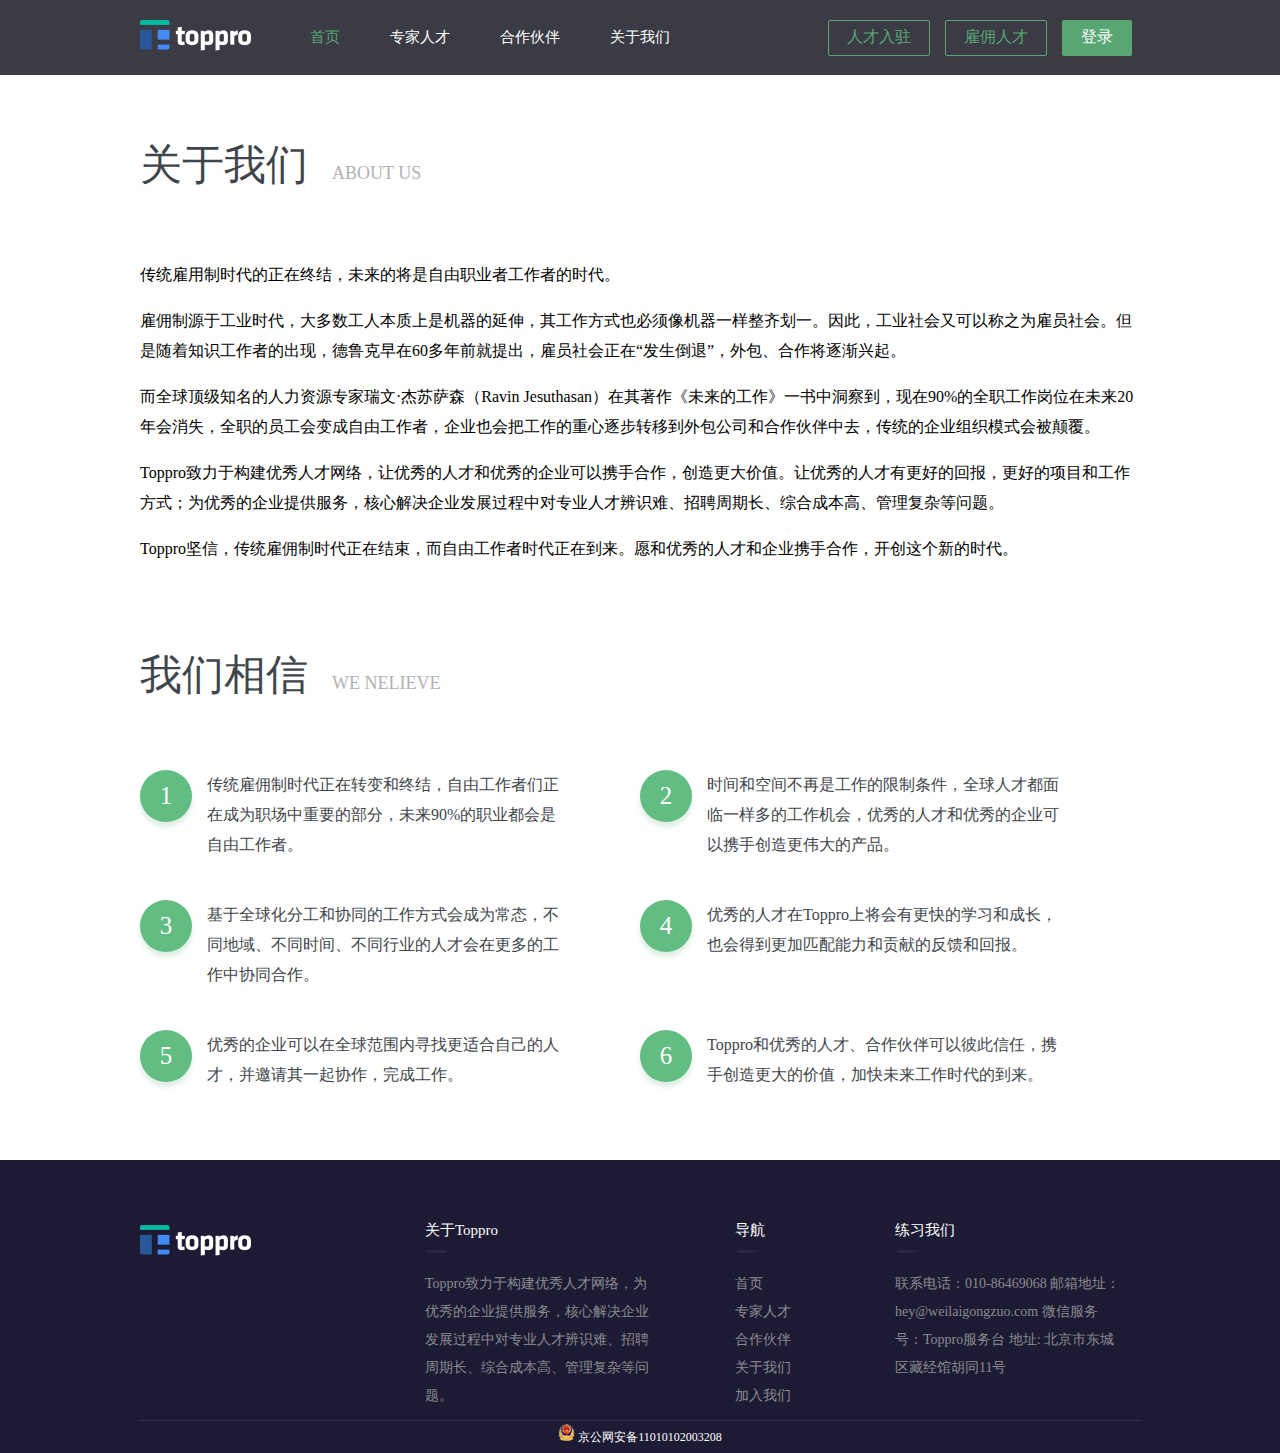
<file: html/index3.html>
<!DOCTYPE html>
<html>
<head>
  <title>关于我们</title>
  <link rel="stylesheet" type="text/css" href="./../css/toppro4.css">
</head>
<body>
<div class="main-container">
  <div class="page-header">
   <div class="header">
    <div class="header-container">
      <div class="header-leftnav">
      <img src="./../imegas/hd_logo.png">
      <ul class="header-nav">
        <li><a class="nav-home" href="index.html">首页</a></li>
        <li><a class="nav-item" href="./index1.html">专家人才</a></li>
        <li><a class="nav-item" href="./index2.html">合作伙伴</a></li>
        <li><a class="nav-item" href="./index3.html">关于我们</a></li>
      </ul>
      </div>
      <div class="header-login">
        <a class="head-btn"  href="#">人才入驻</a>
        <a class="head-btn"  href="#">雇佣人才</a>
        <a class="dl-btn"  href="#">登录</a>
      </div>
    </div>
   </div>
  </div>
  <div class="about-container">
    <div class="about-list">
      <div class="about-title">
        <span>关于我们</span>
        <p>ABOUT US</p>
    </div>
      <div class="about-content">
        <p>传统雇用制时代的正在终结，未来的将是自由职业者工作者的时代。</p>
        <p>雇佣制源于工业时代，大多数工人本质上是机器的延伸，其工作方式也必须像机器一样整齐划一。因此，工业社会又可以称之为雇员社会。但是随着知识工作者的出现，德鲁克早在60多年前就提出，雇员社会正在“发生倒退”，外包、合作将逐渐兴起。</p>
        <p>而全球顶级知名的人力资源专家瑞文·杰苏萨森（Ravin Jesuthasan）在其著作《未来的工作》一书中洞察到，现在90%的全职工作岗位在未来20年会消失，全职的员工会变成自由工作者，企业也会把工作的重心逐步转移到外包公司和合作伙伴中去，传统的企业组织模式会被颠覆。</p>
        <p>Toppro致力于构建优秀人才网络，让优秀的人才和优秀的企业可以携手合作，创造更大价值。让优秀的人才有更好的回报，更好的项目和工作方式；为优秀的企业提供服务，核心解决企业发展过程中对专业人才辨识难、招聘周期长、综合成本高、管理复杂等问题。</p>
       <p>Toppro坚信，传统雇佣制时代正在结束，而自由工作者时代正在到来。愿和优秀的人才和企业携手合作，开创这个新的时代。</p>
      </div>
    </div>
  </div>
  <div class="believe-container">
    <div class="believe-list">
      <div class="believe-list-title">
        <span>我们相信</span>
        <p>WE NELIEVE</p>
      </div>
      <div class="believe-list-main">
        <div class="list-main-content">
          <span>1</span>
          <p>传统雇佣制时代正在转变和终结，自由工作者们正在成为职场中重要的部分，未来90%的职业都会是自由工作者。</p>
        </div>
        <div class="list-main-content">
          <span>2</span>
          <p>时间和空间不再是工作的限制条件，全球人才都面临一样多的工作机会，优秀的人才和优秀的企业可以携手创造更伟大的产品。</p>
        </div>
        <div class="list-main-content">
          <span>3</span>
          <p>基于全球化分工和协同的工作方式会成为常态，不同地域、不同时间、不同行业的人才会在更多的工作中协同合作。</p>
        </div>
        <div class="list-main-content">
          <span>4</span>
          <p>优秀的人才在Toppro上将会有更快的学习和成长，也会得到更加匹配能力和贡献的反馈和回报。</p>
        </div>
        <div class="list-main-content">
          <span>5</span>
          <p>优秀的企业可以在全球范围内寻找更适合自己的人才，并邀请其一起协作，完成工作。</p>
        </div>
        <div class="list-main-content">
          <span>6</span>
          <p>Toppro和优秀的人才、合作伙伴可以彼此信任，携手创造更大的价值，加快未来工作时代的到来。</p>
        </div>
      </div>
    </div>
  </div>
  <div class="page-footer">
      <div class="footer-container">
         <div class="footer-top">
            <img class="logo-bottom" src="./../imegas/hd_logo.png">
            <div class="about">
              <span class="title-tongyi">关于Toppro</span>
              <p class="intro">Toppro致力于构建优秀人才网络，为优秀的企业提供服务，核心解决企业发展过程中对专业人才辨识难、招聘周期长、综合成本高、管理复杂等问题。</p>
            </div>
            <div class="navbottom">
             <span class="title-tongyi">导航</span>
             <ul class="subnav">
               <li class="intro">首页</li>
               <li class="intro">专家人才</li>
               <li class="intro">合作伙伴</li>
               <li class="intro">关于我们</li>
               <li class="intro">加入我们</li>
             </ul>
            </div>
            <div class="contact-us">
              <span class="title-tongyi">练习我们</span>
              <p class="intro">联系电话：010-86469068
              邮箱地址：hey@weilaigongzuo.com
              微信服务号：Toppro服务台
              地址: 北京市东城区藏经馆胡同11号
              </p>
            </div>
          </div>
          <div class="footer-bottom"><img src="./../imegas/beianicon.gif"> 京公网安备11010102003208</div>
      </div>
  </div>
</div>
</body>
</html>
</file>
<file: css/toppro.css>
*{
	margin: 0;
	padding: 0;
	text-decoration: none;
}
.main-container{
	display: flex;
	flex-direction: column;
	justify-content: center;
}
.header{
	display: flex;
	justify-content: center;
	background-color: #3a3b44;
	height: 75px;
	width: 100%;
	position: fixed;
}
.header-container{
	display: flex;
	align-items: center;
	justify-content: space-between;
	width: 1000px;
}

.header-container img{
	width: 115px;
	height: 45px;
	margin-right: 55px;
}
.header-nav{
  display: flex;
  justify-content: space-between;
  width: 360px;
  list-style-type: none;
}
.header-leftnav{
	display: flex;
	align-items: center;
}

.header-login{
	display: flex;
	justify-content: space-around;
	width: 320px;

}
.head-btn{
	display: flex;
	justify-content: center;
	align-items: center;
	color: #58a673;
	width: 100px;
	border-radius: 2px;
	border:1px solid #58a673;
}
.head-btn:hover{
	color: #fff;
	background-color: #58a673;
}
.dl-btn{
	display: flex;
	justify-content: center;
	align-items: center;
	height: 36px;
	width: 70px;
	color: #fff;
	background-color: #58a673;
	border-radius: 2px;
}

.nav-home{
	color:  #58a673;
	font-size: 15px;
}
.nav-item{
	color: #fff;
	font-size: 15px;
}
.nav-item:hover{
	color: #58a673;
}
/*_______________头部结束___________________*/

.partner{
	display: flex;
	justify-content: center;
	height: 455px;
	padding-top: 75px;
	background:url(../imegas/gridbg.png);
}
.partner-container{
	display: flex;
	flex-direction: column;
	justify-content: center;
	align-items: center;
	width: 1000px;
}
.partner-container img{
	width: 1000px;
	height: 90px;
}
.partner-container span{
	font-size: 18px;
	color: #b1b1b5;
	line-height: 20px;
	margin-bottom: 30px; 
}
.partner-title{
	font-weight: 400px;
	font-size: 32px;
	color: #fff;
	margin-bottom:35px;
}
.partner-summary{
	text-align: center;
	color:#58a673;
	line-height: 30px;
	font-size: 15px;
	margin-bottom: 45px;
}
.partner-end{
	text-align: center;
	width: 1000px;
	height: 41px;
	line-height: 60px;
	padding-bottom: 20px;
	background:url(../imegas/line1000.png) no-repeat;
	background-position: 50%;
}
.partner-end span{
	background-color: #3a3b44;
	padding: 0 15px;
	font-size: 17px;
}

/*——————————————结束——————————————————*/

.service-mode{
	display: flex;
	justify-content: center;
}
.mode{
	display: flex;
	flex-direction: column;
	align-items: center;
	width: 1200px;
	height: 314px;
	padding: 70px 0;
}
.mode-top{
	text-align: center;
}
.mode-top span{
	font-size: 32px;
	color: #3f464b;
	line-height: 40px;
}
.mode-top p{
	font-size: 18px;
    color: #999;
    margin-top: 20px;
    line-height: 20px;
    text-align: center;
}
.mode-bottom{
	display: flex;
	justify-content: space-around;
	width: 1000px;
	margin-top: 70px;
	list-style-type: none;
}
.mode-bottom-all{
	width: 200px;
	text-align: center;
}
.mode-bottom-all img{
	width: 200px;
	height: 110px;
	margin-bottom: 15px;
}
.mode-bottom-all span{
	font-size: 18px;
	color: #3f464b;
	line-height: 20px;
	margin-bottom: 15px;
}
.mode-bottom-all p{
	font-size: 14px;
	color: #999;
	margin-top:10px;, 
}

/*______________结束_____________*/
.characters-intro{
	display: flex;
	flex-direction: column;
	background-color: #3d3e48;
	padding:70px 0;
}
.characters-container{
	display: flex;
	flex-direction: column;
	align-items: center;
}
.characters-card{
	display: flex;
	align-items: center;
	justify-content: space-between;
	width: 1100px;
	padding:70px 0;
}
.card-list{
	display: flex;
	flex-direction: column;
	list-style-type: none;
	background-color: #fff;
	width: 313px;
}

.characters-top{
	display: flex;
	flex-direction: column;
	align-items: center;
}
.characters-top span{
	font-size: 32px;
	color: #fff;
	line-height: 40px;
	padding-bottom: 20px;
}
.characters-top p{
	font-size: 18px;
	color: #b1b1b5;
	line-height: 20px;
}

.card-item-img{
	height: 250px;
	width: 313px;
}
.card-item-img img{
	width: 100%;
	height: 100%;
}
.card-item-logo img{
	width: 100px;
	height: : 40px;
}
.card-item-name{
	font-size: 16px;
	width: 273px;
	height: 40px;
	line-height: 36px;
	padding: 20px;
}
.card-item-name span{
	float: left;
}
.card-item-name p{
	float: right;
}

.card-item-name p{
	height: 22px;
    width: 50px;
    color: #7c7e91;
    text-align: center;
    line-height: 22px;
    font-size: 12px;
    border: 1px solid #7c7e91;
}
.card-item-post{
	font-size: 12px;
	color: #999;
	padding: 0 20px;
}
.card-item-summary{
	font-size: 12px;
	height: 100px;
	margin: 10px 0;
	color: #3f464b;
	padding: 0 20px;
}
.card-item-text{
	font-size: 12px;
	color: #999;
	padding: 0 20px;
}
.card-item-logo{
	width: 273px;
	padding: 0 20px 75px;
	text-align: center;

}
.leftarrows{
	width: 18px;
	height: 32px;
	background: url(../imegas/left.png);
}
.rightarrows{
	width: 18px;
	height: 32px;
	background: url(../imegas/right.png);
}

/*______________结束_________________*/
.service-process{
	display: flex;
	flex-direction: column;
	justify-content: center;
}
.process-container{
	display: flex;
    flex-direction: column;
    align-items: center;
    padding:50px 0;
}
.process-content{
	width: 450px;
	padding: 0 80px 0 30px;
}
.process-content span{
	font-size: 28px;
	color: #404c5f;
	line-height: 65px;
}
.process-content p{
	font-size: 16px;
	color: #3f464b;
	line-height: 30px;
}
.process-main{
	display: flex;
	margin-bottom: 20px;
}
.process-title{
	text-align: center;
	margin-bottom: 40px;
}
.process-title span{
	font-size: 32px;
	color: #3f464b;
	line-height: 80px;
}
.process-title p{
	font-size: 16px;
	color: #999;
}
.procedure{
	width: 310px;
	height: 200px;
}
.lefticon{
	text-align: center;
}
.numbar{
	font-size: 32px;
	height: 64px;
	width: 64px;
	border-radius: 50%;
	color: #fff;
	background-color: #62bd82;
	text-align: center;
	line-height: 64px;
}
/*__________________结束_________________*/
.service-feature{
	display: flex;
	justify-content: center;
	flex-direction: column;
}
.feature-container{
	display: flex;
	flex-direction: column;
	align-items: center;
	padding:70px 0;
	background-image: linear-gradient(180deg,#35374b,#767882);
}
.feature-container-title{
	text-align: center;
	line-height: 30px;
	margin-bottom: 60px;
}
.feature-container-title span{
	font-size: 32px;
	color: #fff;
}
.feature-container-title p{
	font-size: 18px;
	color: #b1b1b5;
	margin-top: 10px;
}

.feature-container-table{
	background-color: #fff;
	text-align: center;
}
.table-container{
	width: 1000px;
	height: 590px;
}
.table-item{ 
	width:285px;
	color: #305798;
	background-color: #f3f5f8;
    text-align: left;
    padding-left: 30px;
}
.second-column{
	background-color: #dae0e8;
	color: #667080;
	font-weight: 600;
	font-size: 15px;
}
.table-unify{
	background-color: #eef2f9;
	color: #667080;
	font-size: 15px;
}

.table-first{
	background-color: #c1cce2;
	font-size: 12px;
	color: #3f464b;
}
.table-second{
	background-color: #dde3f0;
	font-size: 14px;
	font-weight: 100;
	color: #3f464b;
}
.table-item p{
	display: inline-block;
    height: 25px;
    width: 25px;
    border: 1px solid #c2cde0;
    border-radius: 50%;
    margin-right: 10px;
    text-align: center;
    background-color: #fff;
}

/*————————————————结束————————————————————*/
.service-result{
	display: flex;
	flex-direction: column;
	align-items: center;
}
.result-container{
	display: flex;
	flex-direction: column;
	align-items: center;
	width: 1000px;
	padding:75px 0; 
}
.result-effect{
	display: flex;
	justify-content: space-between;
	width: 1000px;
}
.effect-item img{
	width: 180px;
	height: 180px;
}
.result-title{
	text-align: center;
    line-height: 30px;
    margin-bottom: 60px;
}
.result-title span{
    font-size: 32px;
    color: #3f464b;
}
.result-title p{
	font-size: 18px;
    color: #b1b1b5;
    margin-top: 10px;
}
.effect-item{
	width: 313px;
	text-align: center;
	line-height: 30px;
}

/*________________结束_____________*/
.client{
	display: flex;
	justify-content: center;
	background-color: #3d3f52;
}
.client-container{
	display: flex;
	flex-direction: column;
	align-items: center;
	width: 1000px;
	padding: 70px 0 30px 0;
}
.client-title{
	text-align: center;
	line-height: 30px;
	margin-bottom: 20px;
}
.client-title span{
	font-size: 32px;
    color: #fff;
}
.client-title p{
	font-size: 18px;
    color: #b1b1b5;
    margin-top: 10px;
}
.client-picturebar{
	display: flex;
	justify-content: space-between;
	width: 1000px;
}
.picturebar{
	text-align: center;
	line-height: 50px;
	color: #fff;
}
.picturebar p{
	margin-bottom: 50px;
}
.picturebar-topimg{
	width: 313px;
	height: 200px;
}
.picturebar-etuschool{
	width: 132px;
	height: 32px;
}
.picturebar-talks{
	width:113px; 
	height:34px;
}
.picturebar-tongxing{
	width: 46px;
	height:63px;
}

/*___________结束______________*/

.originator-title{
	margin-bottom: 90px;
}
.originator-title p{
	width: 920px;
    text-align: center;
    margin: 0 auto;
    font-size: 21px;
}
.originator{
	display: flex;
	align-items: center;
	justify-content: center;
	position: relative;
}
.originator-contaier{
	display: flex;
	flex-direction: column;
	width: 1000px;
	padding: 80px 0 125px;
}
.originator-list{
	font-size: 0;
}
.originator-item{
	display: inline-block;
	width: 250px;
	font-size: 15px;
	padding-top: 43px;
	position: relative;
	border-top: 2px solid #58a673;
    opacity: 0.5;
    transition: all .5s;
}
.originator-item:hover{
	opacity: 1;
}
.originator-item span{
	position: absolute;
	top:50px;
	left: 90px;
	font-size: 18px;
	color: #3f464b;
}
.originator-item p{
	position: absolute;
	top: 84px;
	left: 88px;
}
.originator-item img{
	height: 80px;
	width: 80px;
	border-radius: 50%;
	border:1px solid #999;
}

.two:hover .replace-two{
	display: inline-block;
}
.replace-two{
	font-weight: 1;
	width: 920px;
    text-align: center;
    margin: 0 auto;
    font-size: 21px;
    background-color: #fff;
    display: none;
    position: absolute;
    top: -146px;
    left: -206px;	
}
.three:hover .replace-three{
	display: inline-block;
}
.replace-three{
	font-weight: 1;
	width: 932px;
	height: 87px;
    text-align: center;
    margin: 0 auto;
    font-size: 21px;
    background-color: #fff;
    display: none;
    position: absolute;
    top: -142px;
    left: -463px;	
}
.four:hover .replace-four{
	display: inline-block;
}
.replace-four{
	font-weight: 1;
	width: 932px;
	height: 87px;
    text-align: center;
    margin: 0 auto;
    font-size: 21px;
    background-color: #fff;
    display: none;
    position: absolute;
    top: -142px;
    left: -714px;	
}
/*__________________结束__________________*/
.page-footer{
	display: flex;
	justify-content: center;
	background-color:#1d1a33;
}
.footer-container{
	display: flex;
	flex-direction: column;
	justify-content: space-between;
	width: 1000px;
	padding-top: 60px;
}
.footer-top{
	display: flex;
}
.about{
	width: 230px;
	margin-right: 80px;
}
.title-tongyi{
	display: inline-block;
	font-size: 15px;
	color: #fff;
	height: 50px;
	line-height: 20px;
}
.title-tongyi:after{
	content: "";
	display: block;
	margin-top: 10px;
	margin-left: 2px;
	width:19px;
	height: 3px;
	background-color: #292644;
}
.subnav{
	list-style-type: none;
}
.intro{
	font-size: 14px;
	color: #8a8b91;
	line-height: 28px;
}
.navbottom{
	width: 160px;
}
.contact-us{
	width: 230px;
}
.logo-bottom{
	width: 115px;
	height: 45px;
	margin-right: 170px;
}
.footer-bottom{
	text-align: center;
	margin-top: 10px;
	color: #fff;
	height: 32px;
	line-height: 32px;
	width: 1000px;
	font-size: 12px;
	border-top: 1px solid #8a8b9136;
}
.footer-bottom img{
	height: 17px;
	width: 17px;
}
</file>
<file: css/toppro2.css>
*{
  margin: 0;
  padding: 0;
  text-decoration: none;
}
.main-container{
  display: flex;
  flex-direction: column;
  justify-content: center;
}
.header{
  display: flex;
  justify-content: center;
  background-color: #3a3b44;
  height: 75px;
  width: 100%;
  position: fixed;
  z-index: 999;
}
.header-container{
  display: flex;
  align-items: center;
  justify-content: space-between;
  width: 1000px;
}

.header-container img{
  width: 115px;
  height: 45px;
  margin-right: 55px;
}
.header-nav{
  display: flex;
  justify-content: space-between;
  width: 360px;
  list-style-type: none;
}
.header-leftnav{
  display: flex;
  align-items: center;
}

.header-login{
  display: flex;
  justify-content: space-around;
  width: 320px;

}
.head-btn{
  display: flex;
  justify-content: center;
  align-items: center;
  color: #58a673;
  width: 100px;
  border-radius: 2px;
  border:1px solid #58a673;
}
.head-btn:hover{
  color: #fff;
  background-color: #58a673;
}
.dl-btn{
  display: flex;
  justify-content: center;
  align-items: center;
  height: 36px;
  width: 70px;
  color: #fff;
  background-color: #58a673;
  border-radius: 2px;
}

.nav-home{
  color:  #58a673;
  font-size: 15px;
}
.nav-item{
  color: #fff;
  font-size: 15px;
}
.nav-item:hover{
  color: #58a673;
}
/*_______________头部结束___________________*/

.partner{
  display: flex;
  justify-content: center;
  padding-top: 75px;
  background:url(../imegas/gridbg.png);
}

.partner-container{
  display: flex;
  flex-direction: column;
  justify-content: center;
  align-items: center;
  width: 1000px;
  padding:55px 0;
}
.title-logo{
  display: flex;
  justify-content: center;
  width: 1000px;
  height: 200px;
}
.title-logo img{
  height: 110px;
}
.partner-container span{
  font-size: 18px;
  color: #b1b1b5;
  line-height: 20px;
  margin-bottom: 30px; 
}
.partner-title{
  font-weight: 400px;
  font-size: 32px;
  color: #fff;
  margin-bottom:35px;
}
.partner-summary{
  text-align: center;
  color:#58a673;
  line-height: 30px;
  font-size: 15px;
  margin-bottom: 45px;
}
.partner-end{
  text-align: center;
  width: 1000px;
  height: 41px;
  line-height: 60px;
  padding-bottom: 20px;
  background:url(../imegas/line1000.png) no-repeat;
  background-position: 50%;
}
.partner-end span{
  background-color: #3a3b44;
  padding: 0 15px;
  font-size: 17px;
}
.title-logo{
  display: flex;
  justify-content: space-around;
  width: 1000px;
  margin-top: 30px;
}
.title-logo-item{
  text-align: center;
  color: #b1b1b5;
  line-height: 30px;
  font-size: 18px;
}
.zhuanjia-btn{
  text-align: center;
  width: 240px;
  height: 52px;
  line-height: 50px;
  font-size: 22px;
  color: #58a673;
  border:1px solid #58a673;
}
.zhuanjia-btn:hover{
  color: #fff;
  background: #58a673;
}
/*______________________结束__________________*/
.work-container{
  display: flex;
  justify-content: center;
  background-color: #e1e6ec;
}

.work-list{
  display: flex;
  flex-direction: column;
  width: 1000px;
  padding: 70px 0;
}
.work-list span{
  font-size: 32px;
  color: #3f464b;
  line-height: 40px;
}
.work-title p{
  font-size: 18px;
  color: #999;
  margin-top: 20px;
  line-height: 20px;
  text-align: center;
}
.work-title{
  display: flex;
  flex-direction: column;
  text-align: center;
  margin-bottom: 50px;
}


.tool-list{
  display: flex;
  justify-content: space-between;
}
.toppro-logo{
  height: 295px;
  width: 505px;
  background-color: #6aaf75;
  position: relative;
  margin-bottom: 5px;
}
.toppro-logo-container{
  display: inline-block;
  position: absolute;
  top: 50%;
  height: 60px;
  width: 100%;
  background:url(../imegas/1-1tp.png)no-repeat 50%;
  transform: translateY(-50%);
}
.title-item-toppro{
  position: absolute;
  top: 104px;
  left: 50%;
  height: 0;
  width: 350px;
  text-align: center;
  font-size: 14px;
  color: #333;
  overflow: hidden;
  transition: all .2s ease;
  transform: translate(-50%, -50%);
}
.imegas-item{
  position: absolute;
  height: 60px;
  width: 60px;
  top: -27px;
  left: 223px;
}
.icon-logo{
  background:url(../imegas/2-1tp.png)no-repeat 50%;
  background-size:60px 60px; 
}
.toppro-logo:hover .icon-logo{
  width: 60px;
  height: 60px;
  transition: all .3s ease;
}
.toppro-logo:hover{
  background-color: #fff;
  transition: all .5s ease;
}
.toppro-logo:hover .title-item-toppro{
  height: 100%
}

.git-logo-container{
  height: 240px;
  width: 505px;
  background-color: #3b4858;
  position: relative;
}
.git-icon-logo1{
  background:url(../imegas/1-2git1.png);
  height: 80px;
  width: 80px;
  display: inline-block;
}
.git-icon-logo2{
  background:url(../imegas/1-2git2.png);
  height: 80px;
  width: 80px;
  display: inline-block;
}
.git-icon-logo3{
  background:url(../imegas/1-2git3.png);
  height: 80px;
  width: 80px;
  display: inline-block;
}
.git-imegas-item{
  position: absolute;
  width: 505px;
  left: 10px;
  top: 30%;
}
.title-item-git{
  position: absolute;
  left: 50%;
  top:75%;
  width:400px; 
  text-align: center;
  font-size: 14px;
  color: #333;
  height: 0px;
  overflow: hidden;
  transition: all .3s ease;
  transform: translate(-50%, -50%);
}
.git-logo-container:hover .title-item-git{
  height: 25%
}
.git-logo-container:hover{
  background-color: #fff;
  transition: all .5s ease;
}
.icon{
  margin: 0 40px;
}
.git-logo-container:hover .git-imegas-item{
  left: 80px;
}
.git-logo-container:hover .git-icon-logo1{
  background:url(../imegas/2-2git1.png)no-repeat 50%;
  margin: 0 20px;
}
.git-logo-container:hover .git-icon-logo2{
  background:url(../imegas/2-2git2.png)no-repeat 50%;
  margin: 0 20px;
}
.git-logo-container:hover .git-icon-logo3{
  background:url(../imegas/2-2git3.png)no-repeat 50%;
  margin: 0 20px;
}



.communicate{
  position: relative;
  width: 244px;
  
}
.dd-main{
  position: relative;
  background-color: #008df1;
  width: 244px;
  height: 180px;
}
.dd-container{
  position: absolute;
  background:url(../imegas/1-3dd.png)no-repeat 50%;
  top: 50%;
  height: 80px;
  width: 100%;
  transform: translateY(-50%);

}
.dd-item{
  position: absolute;
  height: 60px;
  width: 60px;
  left: 50%;
  text-align: center;
}
.dd-icon{
  background:url(../imegas/2-3dd.png)no-repeat 50%;
  background-size:60px 60px; 
  transform: translate(-50%, -50%);
}
.dd-title{
  position: absolute;
  top: 100%;
  left: 50%;
  text-align: center;
  font-size: 14px;
  color: #333;
  width: 244px;
  height: 0px;
  overflow: hidden;
  transition: all .4s ease;
  transform: translate(-50%, -50%);
}
.dd-main:hover {
  background-color: #fff;
  transition: all .5s ease;
}
.dd-main:hover .dd-title{
  height: 40px;
}
.dd-main:hover .dd-icon{
  height: 60px;
}



.wachat-container{
  position: relative;
  background-color: #6ece46;
  width: 244px;
  height: 180px;
}
.wachat-list{
  position: absolute;
  background:url(../imegas/1-4wx.png)no-repeat 50%;
  top: 50%;
  height: 80px;
  width: 100%;
  transform: translateY(-50%);

}
.wachat-item{
  position: absolute;
  height: 60px;
  width: 60px;
  left: 50%;
  text-align: center;
}
.wachat-icon{
  background:url(../imegas/2-4wx.png)no-repeat 50%;
  background-size:60px 60px; 
  transform: translate(-50%, -50%);
}
.wachat-title{
  position: absolute;
  top: 100%;
  left: 50%;
  text-align: center;
  font-size: 14px;
  color: #333;
  width: 244px;
  height: 0px;
  overflow: hidden;
  transition: all .4s ease;
  transform: translate(-50%, -50%);
}
.wachat-container:hover {
  background-color: #fff;
  transition: all .5s ease;
}
.wachat-container:hover .wachat-title{
  height: 40px;
}
.wachat-container:hover .wachat-icon{
  height: 60px;
}


.slack-container{
  position: relative;
  background-color: #f77636;
  width: 244px;
  height: 180px;
}
.slack-list{
  position: absolute;
  background:url(../imegas/1-5slack.png)no-repeat 50%;
  top: 50%;
  height: 80px;
  width: 100%;
  transform: translateY(-50%);

}
.slack-item{
  position: absolute;
  height: 60px;
  width: 60px;
  left: 50%;
  text-align: center;
}
.slack-icon{
  background:url(../imegas/2-5slack.png)no-repeat 50%;
  background-size:60px 60px; 
  transform: translate(-50%, -50%);
}
.slack-title{
  position: absolute;
  top: 100%;
  left: 50%;
  text-align: center;
  font-size: 14px;
  color: #333;
  width: 244px;
  height: 0px;
  overflow: hidden;
  transition: all .1s ease;
  transform: translate(-50%, -50%);
}
.slack-container:hover {
  background-color: #fff;
  transition: all .5s ease;
}
.slack-container:hover .slack-title{
  height: 40px;
}
.slack-container:hover .slack-icon{
  height: 60px;
}



.document{
  position: relative;
  width: 240px;
}
.shimo-main{
  position: relative;
  height: 175px;
  width: 240px;
  background-color: #2a2c3d;
  margin-bottom: 5px;
}
.shimo-container{
  position: absolute;
  background:url(../imegas/1-6shimo.png)no-repeat 50%;
  top: 50%;
  height: 80px;
  width: 100%;
  transform: translateY(-50%);
}
.shimo-item{
  position: absolute;
  height: 60px;
  width: 114px;
  left: 50%;
  text-align: center;
}
.shimo-icon{
  background:url(../imegas/2-6shimo.png)no-repeat 50%;
  background-size:114px 60px; 
  transform: translate(-50%, -50%);
}
.shimo-title{
  position: absolute;
  top: 100%;
  left: 50%;
  text-align: center;
  font-size: 14px;
  color: #333;
  width: 244px;
  height: 0px;
  overflow: hidden;
  transition: all .3s ease;
  transform: translate(-50%, -50%);
}
.shimo-main:hover {
  background-color: #fff;
  transition: all .5s ease;
}
.shimo-main:hover .shimo-title{
  height: 40px;
}
.shimo-main:hover .shimo-icon{
  height: 60px;
}

.dropbox-main{
  position: relative;
  height: 360px;
  width: 240px;
  background-color: #007be9;
}
.dropbox-container{
  position: absolute;
  background:url(../imegas/1-7dropbox.png)no-repeat 50%;
  top: 50%;
  height: 80px;
  width: 100%;
  transform: translateY(-50%);
}
.dropbox-item{
  position: absolute;
  height: 60px;
  width: 60px;
  left: 50%;
  text-align: center;
}
.dropbox-icon{
  background:url(../imegas/2-7dropbox.png)no-repeat 50%;
  background-size:60px 60px; 
  transform: translate(-50%, -50%);
}
.dropbox-title{
  position: absolute;
  top: 100%;
  left: 50%;
  text-align: center;
  font-size: 14px;
  color: #333;
  width: 244px;
  height: 0px;
  overflow: hidden;
  transition: all .1s ease;
  transform: translate(-50%, -50%);
}
.dropbox-main:hover {
  background-color: #fff;
  transition: all .5s ease;
}
.dropbox-main:hover .dropbox-title{
  height: 40px;
}
.dropbox-main:hover .dropbox-icon{
  height: 60px;
}
/*.stir-diamonds{
  display: flex;
  justify-content: space-between;
}
.tool-container{
  background:#6aaf75;
  width: 505px;
  height: 295px;
  top: 0;
  left: 0;
}
.icon-logo{
  background:url(../imegas/1-1tp.png)no-repeat 50%;
  background-size: 60px 60px;
}*/

/*.tool-item-content{
  display: inline-block;
  width: 100%;
  position: absolute;
  top: 50%;
  -webkit-transform: translateY(-50%); 
  transform: translateY(-50%);
  text-align: center;
  font-size: 0;
}*/

/*.icon-logo{
  background:url(../imegas/1-1tp.png)no-repeat 50%;
  background-size: 60px 60px;
}

.tool-container:hover{
  background-color: #fff;
  transition: all .3s ease;
}


.git-logo{
  background-color: #3b4858;
  width:505px;
  height: 240px;
  text-align: center;
  line-height: 240px;
  border-radius: 7px;
}
.git-logo img{
  margin-top: 75px;
}
.dd-logo{
  background-color: #008df1;
  height: 180px;
  width: 244px;
  text-align: center;
  line-height: 244px;
  border-radius: 7px 7px 0 0;
}
.wachat-logo{
  background-color: #6ece46;
  height: 180px;
  width: 244px;
  text-align: center;
  line-height: 244px;
}
.slack-logo{
  background-color: #f77636;
  height:180px;
  width: 244px;
  text-align: center;
  line-height: 244px;
  border-radius: 0 0 7px 7px;
}
.shimo-logo{
  background-color: #2a2c3d;
  height:175px;
  width: 240px;
  text-align: center;
  line-height: 175px;
  border-radius: 7px;
  margin-bottom: 5px;
}
.shimo-logo img{
  margin-top: 60px;
}
.dropbox-logo{
  background-color: #007be9;
  height:360px;
  width: 240px;
  text-align: center;
  line-height: 360px;
  border-radius: 7px;
}
.dropbox-logo img{
  margin-top: 140px;
}*/
/*___________________结束________________*/

.service-process{
  display: flex;
  flex-direction: column;
  justify-content: center;
}
.process-container{
  display: flex;
    flex-direction: column;
    align-items: center;
    padding:50px 0;
}
.process-content{
  width: 450px;
  padding: 0 80px 0 30px;
}
.process-content span{
  font-size: 28px;
  color: #404c5f;
  line-height: 65px;
}
.process-content p{
  font-size: 16px;
  color: #3f464b;
  line-height: 30px;
}
.process-main{
  display: flex;
  margin-bottom: 20px;
}
.process-title{
  text-align: center;
  margin-bottom: 40px;
}
.process-title span{
  font-size: 32px;
  color: #3f464b;
  line-height: 80px;
}
.process-title p{
  font-size: 16px;
  color: #999;
}
.procedure{
  width: 310px;
  height: 200px;
}
.lefticon{
  text-align: center;
}
.numbar{
  font-size: 32px;
  height: 64px;
  width: 64px;
  border-radius: 50%;
  color: #fff;
  background-color: #62bd82;
  text-align: center;
  line-height: 64px;
  box-shadow: #deede3 0px 7px;
}
/*_____________结束___________*/
.scene-container{
  display: flex;
  justify-content: center;
  padding:70px 0;
  background-image: linear-gradient(#35374b,#767882);
}
.scene-list{
  display: flex;
  flex-direction: column;
  justify-content: center;
  width: 1000px;
}
.secne-main-content{
  display: flex;
  flex-wrap: wrap;
}
.secne-main-content li{
  width: 310px;
  text-align: center;
  line-height: 30px;
  margin-bottom: 30px;
  margin-right: 20px;
  padding-bottom: 10px;
  color: #000;
  background-color: #fff;
  border-radius: 5px;
}
.secne-main-content li img{
  height: 250px;
  width: 310px;
  border-radius:5px 5px 0 0;
}
.secne-title{
  text-align: center;
  margin-bottom: 70px;
}
.secne-title span{
  font-size: 32px;
  color: #fff;
  line-height: 40px;
}
.secne-title p{
  font-size: 18px;
  color: #b1b1b5;
  line-height: 20px;
  margin-top: 20px;
}
/*___________________结束____________________*/
.association-container{
  display: flex;
  justify-content: center;
  padding: 70px 0;
  background-color: #f6f8fa;
}
.association-title{
  text-align: center;
  margin-bottom: 50px;
}
.association-title span{
  font-size: 32px;
  color: #3f464b;
  line-height: 40px;
}
.association-title p{
  font-size: 18px;
  color: #b1b1b5;
  line-height: 20px;
  margin-top: 20px;
}
.association-list img{
  height: 540px;
  width: 1000px;
}
/*——————————————————————结束————————————————————*/
.enter-container{
  display: flex;
  justify-content: center;
}
.enter-main{
  display: flex;
  flex-direction: column;
  justify-content: center;
  padding: 70px 0;
}
.enter-title{
  text-align: center;
  margin-bottom: 50px;
}
.enter-title span{
  font-size: 32px;
  color: #3f464b;
  line-height: 40px;
}
.enter-title p{
  font-size: 18px;
  color: #b1b1b5;
  line-height: 20px;
  margin-top: 20px;
}
.enter-list{
  display: flex;
  justify-content: space-between;
  width: 1000px;
}
.enter-list img{
  height: 160px;
}
.enter-list span{
  font-size: 18px;
  line-height: 25px;
  height: 25px;
  color: #3f464b;
}
.enter-list p{
  font-size: 16px;
  color: #999;
}
.enter-item{
  width: 160px;
  text-align: center;
  line-height: 30px;
  position: relative;
}
.enter-item-teshu{
  width: 160px;
  text-align: center;
  line-height: 30px;
  position: relative;
}
.enter-item:after{
  content: "";
  background:url(../imegas/arrow_right.png)no-repeat 70px/89px 24.5px;
  height: 100px;
  width: 160px;
  top: 38px;
  left: 105px;
  position: absolute;
}
/*__________________结束__________________*/
.page-footer{
  display: flex;
  justify-content: center;
  background-color:#1d1a33;
}
.footer-container{
  display: flex;
  flex-direction: column;
  justify-content: space-between;
  width: 1000px;
  padding-top: 60px;
}
.footer-top{
  display: flex;
}
.about{
  width: 230px;
  margin-right: 80px;
}
.title-tongyi{
  display: inline-block;
  font-size: 15px;
  color: #fff;
  height: 50px;
  line-height: 20px;
}
.title-tongyi:after{
  content: "";
  display: block;
  margin-top: 10px;
  margin-left: 2px;
  width:19px;
  height: 3px;
  background-color: #292644;
}
.subnav{
  list-style-type: none;
}
.intro{
  font-size: 14px;
  color: #8a8b91;
  line-height: 28px;
}
.navbottom{
  width: 160px;
}
.contact-us{
  width: 230px;
}
.logo-bottom{
  width: 115px;
  height: 45px;
  margin-right: 170px;
}
.footer-bottom{
  text-align: center;
  margin-top: 10px;
  color: #fff;
  height: 32px;
  line-height: 32px;
  width: 1000px;
  font-size: 12px;
  border-top: 1px solid #8a8b9136;
}
.footer-bottom img{
  height: 17px;
  width: 17px;
}
</file>
<file: css/toppro3.css>
*{
  margin: 0;
  padding: 0;
  text-decoration: none;
}
.main-container{
  display: flex;
  flex-direction: column;
  justify-content: center;
}
.header{
  display: flex;
  justify-content: center;
  background-color: #3a3b44;
  height: 75px;
  width: 100%;
  position: fixed;
  z-index: 999;
}
.header-container{
  display: flex;
  align-items: center;
  justify-content: space-between;
  width: 1000px;
}

.header-container img{
  width: 115px;
  height: 45px;
  margin-right: 55px;
}
.header-nav{
  display: flex;
  justify-content: space-between;
  width: 360px;
  list-style-type: none;
}
.header-leftnav{
  display: flex;
  align-items: center;
}

.header-login{
  display: flex;
  justify-content: space-around;
  width: 320px;

}
.head-btn{
  display: flex;
  justify-content: center;
  align-items: center;
  color: #58a673;
  width: 100px;
  border-radius: 2px;
  border:1px solid #58a673;
}
.head-btn:hover{
  color: #fff;
  background-color: #58a673;
}
.dl-btn{
  display: flex;
  justify-content: center;
  align-items: center;
  height: 36px;
  width: 70px;
  color: #fff;
  background-color: #58a673;
  border-radius: 2px;
}

.nav-home{
  color:  #58a673;
  font-size: 15px;
}
.nav-item{
  color: #fff;
  font-size: 15px;
}
.nav-item:hover{
  color: #58a673;
}
/*_______________头部结束___________________*/

.partner{
  display: flex;
  justify-content: center;
  padding-top: 75px;
  background:url(../imegas/gridbg.png);
}

.partner-container{
  display: flex;
  flex-direction: column;
  justify-content: center;
  align-items: center;
  width: 1000px;
  padding:55px 0;
}
.title-logo{
  display: flex;
  justify-content: center;
  width: 1000px;
  height: 200px;
}
.title-logo img{
  height: 110px;
}
.partner-container span{
  font-size: 18px;
  color: #b1b1b5;
  line-height: 20px;
  margin-bottom: 30px; 
}
.partner-title{
  font-weight: 400px;
  font-size: 32px;
  color: #fff;
  margin-bottom:35px;
}
.partner-summary{
  text-align: center;
  color:#58a673;
  line-height: 30px;
  font-size: 15px;
  margin-bottom: 45px;
}
.partner-end{
  text-align: center;
  width: 1000px;
  height: 41px;
  line-height: 60px;
  padding-bottom: 20px;
  background:url(../imegas/line1000.png) no-repeat;
  background-position: 50%;
}
.partner-end span{
  background-color: #3a3b44;
  padding: 0 15px;
  font-size: 17px;
}
.title-logo{
  display: flex;
  justify-content: space-around;
  width: 1000px;
  margin-top: 30px;
}
.title-logo-item{
  text-align: center;
  color: #b1b1b5;
  line-height: 30px;
  font-size: 18px;
}
.zhuanjia-btn{
  text-align: center;
  width: 240px;
  height: 52px;
  line-height: 50px;
  font-size: 22px;
  color: #58a673;
  border:1px solid #58a673;
}
.zhuanjia-btn:hover{
  color: #fff;
  background: #58a673;
}
/*______________________结束__________________*/
.page-thought{
  display: flex;
  justify-content: center;
  padding:70px 0;
  background-color: #3d3f52;
}
.thought-container{
  display: flex;
  flex-direction: column;
  justify-content: center;
  width: 1000px;
}
.thought-title{
  text-align: center;
}
.thought-title span{
  font-size: 32px;
  color: #fff;
  line-height: 40px;
}
.thought-title p{
  font-size: 18px;
  color: #b1b1b5;
  line-height: 20px;
  margin-top: 20px;
}
.thought-container img{
  height: 342px;
  width: 1000px;
}
/*______________结束____________*/
.service-feature{
  display: flex;
  justify-content: center;
  background-image: linear-gradient(180deg,#35374b,#767882);
}
.feature-container{
  display: flex;
  flex-direction: column;
  align-items: center;
  padding:70px 0;
}
.feature-container-title{
  text-align: center;
  line-height: 30px;
  margin-bottom: 60px;
}
.feature-container-title span{
  font-size: 32px;
  color: #fff;
}
.feature-container-title p{
  font-size: 18px;
  color: #b1b1b5;
  margin-top: 10px;
}

.feature-container-table{
  background-color: #fff;
  text-align: center;
}
.table-container{
  width: 1000px;
  height: 590px;
}
.table-item{ 
  width:285px;
  color: #305798;
  background-color: #f3f5f8;
    text-align: left;
    padding-left: 30px;
}
.second-column{
  background-color: #dae0e8;
  color: #667080;
  font-weight: 600;
  font-size: 15px;
}
.table-unify{
  background-color: #eef2f9;
  color: #667080;
  font-size: 15px;
}

.table-first{
  background-color: #c1cce2;
  font-size: 12px;
  color: #3f464b;
}
.table-second{
  background-color: #dde3f0;
  font-size: 14px;
  font-weight: 100;
  color: #3f464b;
}
.table-item p{
  display: inline-block;
  height: 25px;
  width: 25px;
  border: 1px solid #c2cde0;
  border-radius: 50%;
  margin-right: 10px;
  text-align: center;
  background-color: #fff;
}

/*______________结束_______________*/
.page-flow{
  display: flex;
  justify-content: center;
}
.flow-container{
  display: flex;
  flex-direction: column;
  align-items: center;
  padding:70px 0;
}
.flow-container-title{
  text-align: center;
}
.flow-container-title span{
  font-size: 32px;
  color: #333;
}
.flow-container-title p{
  font-size: 18px;
  color: #b1b1b5;
  margin-top: 10px;
}
.flow-step{
  position: absolute;
  display: inline-block;
  width: 64px;
  height: 64px;
  text-align: center;
  line-height: 64px;
  border-radius: 50%;
  color: #fff;
  font-size: 32px;
  background-color: #62bd82;
  box-shadow: 0 5px 5px #deede3;
}
.flow-item-title{
  font-size: 16px;
  color: #58a673;
  height:30px;
  line-height: 30px;
  padding-left: 90px;
  width: 460px;
  display: inline-block;
  position: absolute;
  left: 0;
}
.flow-item-small{
  font-size: 12px;
  color: #999;
  line-height: 20px;
  height: 60px;
  padding-left: 90px; 
  width: 460px;
  position: absolute;
  top: 31px;
}
.flow-item-summeny{
  height: 130px;
  width: 534px;
  line-height: 23px;
  font-size: 13px;
  color: #3f464b;
  padding-top: 10px;
  padding-left: 16px;
  border-top: 1px solid #e4e4e4;
  display: inline-block;
  position: absolute;
  top: 95px;
  left: 0;
}
.flow-item-img{
  height: 200px;
  width: 310px;
  position: absolute;
  right: 0;
}
.flow-list{
  width: 1000px;
  height: 220px;
  position: relative;
  margin-top: 30px;
}

/*_________结束____________*/
.page-collaborate{
  display: flex;
  justify-content: center;
  background-color: #3d3f52;
}
.collaborate-container{
  display: flex;
  flex-direction: column;
  align-items: center;
  padding:70px 0;
}
.collaborate-title{
  text-align: center;
}
.collaborate-title span{
   font-size: 32px;
   color: #fff;
}
.collaborate-title  p{
  font-size: 18px;
  color: #b1b1b5;
  margin-top: 10px;
}
.title-nav{
  display: flex;
  justify-content: center;
  width: 1000px;
  height: 60px;
  list-style-type: none; 
  border-bottom: 1px solid #4d4d57;
}
.title-nav li{
  font-size: 16px;
  width: 120px;
  height: 60px;
  line-height: 60px;
  margin-right: 10px;
  color: #8a8b91;
}
.title-nav li:hover{
  border-bottom: 1px solid #62bd82;
  color: #62bd82;
}
.collaborate-main{
  display: flex;
  justify-content: space-between;
  width: 1000px;
  padding-top: 70px;
}
.collaborate-item span{
  height: 50px;
  line-height: 50px;
  font-size: 28px;
  color: #fff;
}
.collaborate-item-small{
  height: 60px;
  width: 137px;
  line-height: 38px;
  color: #8a8b91;
  padding: 10px 0;
}
.collaborate-item-summary{
  height: 130px;
  line-height: 30px;
  padding-top: 20px;
  font-size: 14px;
  color: #fff;
}
.collaborate-item a{
  display: inline-block;
  width: 160px;
  height: 50px;
  line-height: 50px;
  font-size: 18px;
  text-align: center;
  color: #58a673;
  border:1px solid #58a673;
}
.collaborate-item a:hover{
  color: #fff;
  background-color: #58a673;
}
.collaborate-main img{
  width: 320px;
  height: 210px;
}
.collaborate-item-small:after{
  content: "";
  display: inline-block;
  width: 34px;
  height: 4px;
  background: #54555c;
}

/*______________结束___________*/
.page-faq{
  display: flex;
  justify-content: center;
}
.faq-container{
  display: flex;
  flex-direction: column;
  justify-content: center;
  width: 1000px;
  padding: 70px 0;
}
.faq-title{
  text-align: center;
  margin-bottom: 20px;
}
.faq-title span{
  font-size: 32px;
  color: #3f464b;
  line-height: 40px;
  text-align: center;
}
.faq-title p{
  font-size: 18px;
  color: #999;
  margin-top: 20px;
  line-height: 20px;
  text-align: center;
}
.faq-main-item{
  border-bottom: 1px solid #e4e4e4;
  margin-bottom: 15px;
}
.main-item-issue{
  line-height: 20px;
  margin-bottom: 16px;
  font-size: 14px;
  color: #3f464b;
}
.main-item-answer{
  font-size: 14px;
  color: #667080;
  line-height: 28px;
  margin-bottom: 22px;
}
.main-item-issue:before{
  content: "Q";
  width:20px;
  height: 20px;
  text-align: center;
  line-height: 20px;
  border-radius: 4px;
  background-color: #58a673;
  color: #fff;
  display: inline-block;
  margin-right: 10px;
}
.main-item-answer:before{
  content: "A";
  width:20px;
  height: 20px;
  text-align: center;
  line-height: 20px;
  border-radius: 4px;
  background-color: #58a673;
  color: #fff;
  display: inline-block;
  margin-right: 10px;
}
/*__________________结束__________________*/
.page-footer{
  display: flex;
  justify-content: center;
  background-color:#1d1a33;
}
.footer-container{
  display: flex;
  flex-direction: column;
  justify-content: space-between;
  width: 1000px;
  padding-top: 60px;
}
.footer-top{
  display: flex;
}
.about{
  width: 230px;
  margin-right: 80px;
}
.title-tongyi{
  display: inline-block;
  font-size: 15px;
  color: #fff;
  height: 50px;
  line-height: 20px;
}
.title-tongyi:after{
  content: "";
  display: block;
  margin-top: 10px;
  margin-left: 2px;
  width:19px;
  height: 3px;
  background-color: #292644;
}
.subnav{
  list-style-type: none;
}
.intro{
  font-size: 14px;
  color: #8a8b91;
  line-height: 28px;
}
.navbottom{
  width: 160px;
}
.contact-us{
  width: 230px;
}
.logo-bottom{
  width: 115px;
  height: 45px;
  margin-right: 170px;
}
.footer-bottom{
  text-align: center;
  margin-top: 10px;
  color: #fff;
  height: 32px;
  line-height: 32px;
  width: 1000px;
  font-size: 12px;
  border-top: 1px solid #8a8b9136;
}
.footer-bottom img{
  height: 17px;
  width: 17px;
}
</file>
<file: css/toppro4.css>
*{
  margin: 0;
  padding: 0;
  text-decoration: none;
}
.main-container{
  display: flex;
  flex-direction: column;
  justify-content: center;
}
.header{
  display: flex;
  justify-content: center;
  background-color: #3a3b44;
  height: 75px;
  width: 100%;
  position: fixed;
}
.header-container{
  display: flex;
  align-items: center;
  justify-content: space-between;
  width: 1000px;
}

.header-container img{
  width: 115px;
  height: 45px;
  margin-right: 55px;
}
.header-nav{
  display: flex;
  justify-content: space-between;
  width: 360px;
  list-style-type: none;
}
.header-leftnav{
  display: flex;
  align-items: center;
}

.header-login{
  display: flex;
  justify-content: space-around;
  width: 320px;

}
.head-btn{
  display: flex;
  justify-content: center;
  align-items: center;
  color: #58a673;
  width: 100px;
  border-radius: 2px;
  border:1px solid #58a673;
}
.head-btn:hover{
  color: #fff;
  background-color: #58a673;
}
.dl-btn{
  display: flex;
  justify-content: center;
  align-items: center;
  height: 36px;
  width: 70px;
  color: #fff;
  background-color: #58a673;
  border-radius: 2px;
}

.nav-home{
  color:  #58a673;
  font-size: 15px;
}
.nav-item{
  color: #fff;
  font-size: 15px;
}
.nav-item:hover{
  color: #58a673;
}
/*_______________头部结束___________________*/
.about-container{
  display: flex;
  justify-content: center;
  padding: 70px 0;
}
.about-list{
  display: flex;
  flex-direction: column;
  justify-content: center;
  width: 1000px;
  padding-top: 70px ;
}
.about-title{
  margin-bottom: 70px;
}
.about-title span{
  display: inline-block;
  font-size: 42px;
  color: #3f464b;
  line-height: 50px;
}
.about-title p{
  display: inline-block;
  font-size: 18px;
  color: #b1b1b5;
  margin-left: 20px;
}
.about-content{
  font-size: 16px;
  line-height: 30px
}
.about-content p{
  margin-bottom: 16px;
}
/*___________结束________*/
.believe-container{
  display: flex;
  justify-content: center;
}
.believe-list{
  display: flex;
  flex-direction: column;
  justify-content: center;
  width: 1000px;
}
.believe-list-title{
  margin-bottom: 70px;
}
.believe-list-title span{
  display: inline-block;
  font-size: 42px;
  color: #3f464b;
  line-height: 50px;
}
.believe-list-title p{
  display: inline-block;
  font-size: 18px;
  color: #b1b1b5;
  margin-left: 20px;
}
.list-main-content span{
  display: inline-block;
  width: 52px;
  height: 52px;
  line-height: 52px;
  text-align: center;
  background-color: #62bd82;
  color: #fff;
  border-radius: 50%;
  font-size: 25px;
  box-shadow: 0 5px 5px #deede3;
  margin-right: 15px;
}
.list-main-content p{
  font-size: 16px;
  line-height: 30px;
  color: #3f464b;
  width: 360px;
}
.list-main-content{
  display: flex;
  width: 500px;
  height: 130px;
}
.believe-list-main{
  display: flex;
  flex-wrap: wrap;
  justify-content: space-between;
}
/*________结束________*/
.page-footer{
  display: flex;
  justify-content: center;
  background-color:#1d1a33;
}
.footer-container{
  display: flex;
  flex-direction: column;
  justify-content: space-between;
  width: 1000px;
  padding-top: 60px;
}
.footer-top{
  display: flex;
}
.about{
  width: 230px;
  margin-right: 80px;
}
.title-tongyi{
  display: inline-block;
  font-size: 15px;
  color: #fff;
  height: 50px;
  line-height: 20px;
}
.title-tongyi:after{
  content: "";
  display: block;
  margin-top: 10px;
  margin-left: 2px;
  width:19px;
  height: 3px;
  background-color: #292644;
}
.subnav{
  list-style-type: none;
}
.intro{
  font-size: 14px;
  color: #8a8b91;
  line-height: 28px;
}
.navbottom{
  width: 160px;
}
.contact-us{
  width: 230px;
}
.logo-bottom{
  width: 115px;
  height: 45px;
  margin-right: 170px;
}
.footer-bottom{
  text-align: center;
  margin-top: 10px;
  color: #fff;
  height: 32px;
  line-height: 32px;
  width: 1000px;
  font-size: 12px;
  border-top: 1px solid #8a8b9136;
}
.footer-bottom img{
  height: 17px;
  width: 17px;
}
</file>
